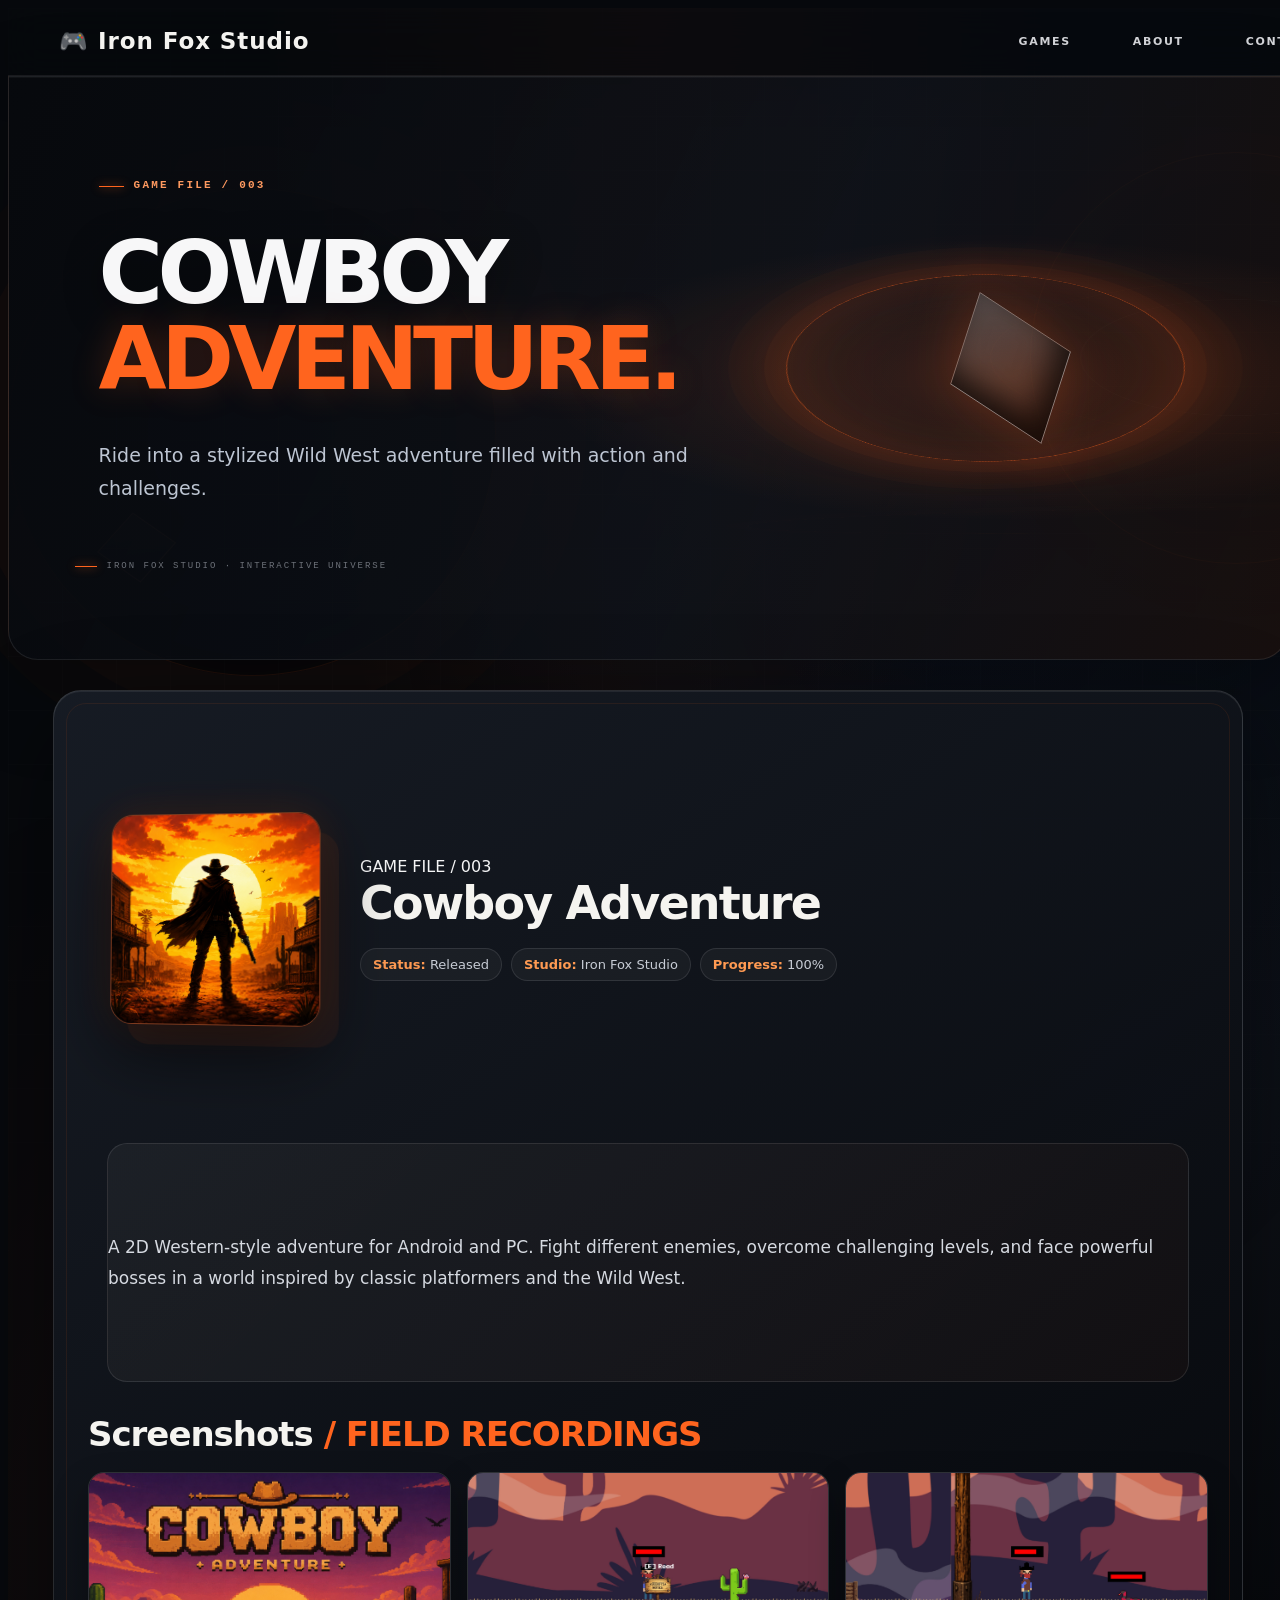
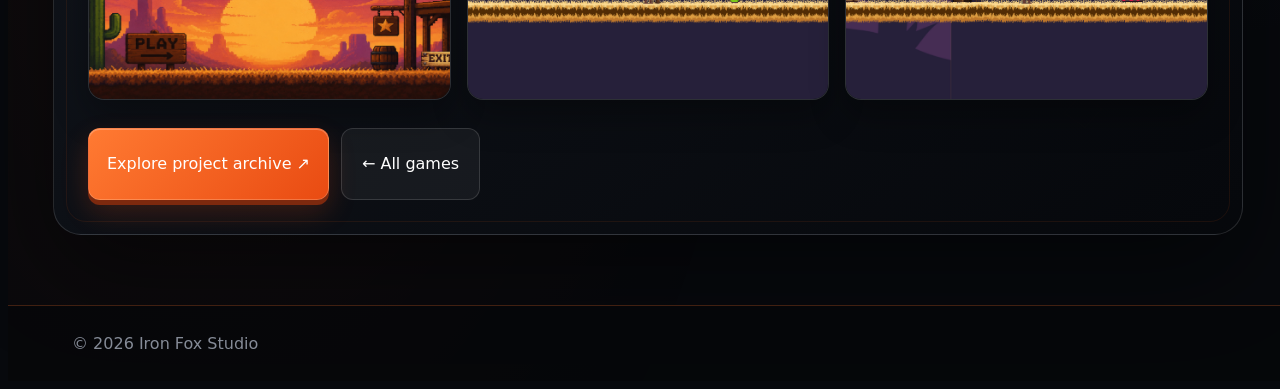
<file: Cowboy Adventure.html>
<!doctype html>
<html lang="en">
<head>
<meta charset="utf-8"><meta name="viewport" content="width=device-width, initial-scale=1">
<meta name="theme-color" content="#07090d"><meta name="description" content="Cowboy Adventure — a game by Iron Fox Studio.">
<title>Cowboy Adventure | Iron Fox Studio</title><link rel="icon" type="image/jpeg" href="Images/Logo.jpg">
<link rel="stylesheet" href="universe.css"><link rel="stylesheet" href="page-universe.css"><link rel="stylesheet" href="ironfox-3d-pages.css">
<style>
.if-game-detail{width:min(1120px,calc(100% - 40px));margin:20px auto 70px;padding:clamp(18px,3vw,34px);border:1px solid rgba(255,255,255,.12);border-radius:28px;background:linear-gradient(145deg,rgba(24,29,38,.94),rgba(8,10,14,.96));box-shadow:0 28px 90px rgba(0,0,0,.4);overflow:hidden}
.if-game-hero{display:grid;grid-template-columns:clamp(110px,18vw,210px) minmax(0,1fr);align-items:center;gap:clamp(18px,4vw,42px);margin-bottom:30px}
.if-game-icon{width:100%;aspect-ratio:1;object-fit:cover;border-radius:22px;border:1px solid rgba(255,100,30,.45);box-shadow:0 20px 55px rgba(0,0,0,.5),0 0 35px rgba(255,100,30,.12);transform:perspective(900px) rotateY(-5deg)}
.if-game-copy h2{font-size:clamp(28px,4vw,46px);margin:0 0 18px;letter-spacing:-.04em}.if-meta{display:flex;flex-wrap:wrap;gap:9px;margin:0;padding:0;list-style:none}.if-meta li{padding:8px 12px;border:1px solid rgba(255,255,255,.1);border-radius:999px;background:rgba(255,255,255,.04);color:#c7ccd5;font-size:13px}.if-meta strong{color:#ff9a52}
.if-game-description{padding:clamp(18px,3vw,28px);margin-bottom:28px;border:1px solid rgba(255,255,255,.1);border-radius:20px;background:linear-gradient(135deg,rgba(255,255,255,.045),rgba(255,100,30,.035));color:#d6dae1;line-height:1.8;font-size:17px}
.if-game-section-title{font-size:clamp(24px,3vw,34px);margin:32px 0 18px;letter-spacing:-.03em}.if-shot-grid{display:grid;grid-template-columns:repeat(3,minmax(0,1fr));gap:16px}.if-shot{padding:0;border:1px solid rgba(255,255,255,.12);border-radius:16px;overflow:hidden;background:#101319;cursor:zoom-in;transition:transform .3s,border-color .3s,box-shadow .3s}.if-shot:hover{transform:translateY(-5px) perspective(900px) rotateX(2deg);border-color:rgba(255,100,30,.55);box-shadow:0 18px 42px rgba(0,0,0,.4)}.if-shot img{display:block;width:100%;aspect-ratio:16/10;object-fit:cover}.if-game-actions{display:flex;flex-wrap:wrap;gap:12px;margin-top:28px}.if-game-actions a{display:inline-flex;align-items:center;justify-content:center;min-height:46px;padding:12px 20px;border-radius:12px;text-decoration:none}.if-game-back{border:1px solid rgba(255,255,255,.14);background:rgba(255,255,255,.05);color:#fff}.if-lightbox{display:none;position:fixed;inset:0;z-index:99999;background:rgba(2,3,5,.92);backdrop-filter:blur(12px);align-items:center;justify-content:center;padding:24px;cursor:zoom-out}.if-lightbox.open{display:flex}.if-lightbox img{max-width: min(1100px,95vw);max-height:85vh;object-fit:contain;border-radius:12px;box-shadow:0 30px 100px #000}.if-lightbox button{position:absolute;right:20px;top:18px;border:1px solid #555;background:#17191f;color:white;border-radius:50%;width:44px;height:44px;font-size:22px;cursor:pointer}
@media(max-width:700px){.if-game-detail{width:calc(100% - 24px);padding:16px;border-radius:20px}.if-game-hero{grid-template-columns:84px minmax(0,1fr);gap:14px}.if-game-icon{border-radius:15px;transform:none}.if-game-copy h2{font-size:25px;margin-bottom:10px}.if-meta{gap:6px}.if-meta li{font-size:11px;padding:6px 8px}.if-game-description{font-size:15px;padding:16px}.if-shot-grid{grid-template-columns:1fr}.if-shot img{aspect-ratio:16/10}}
</style></head>
<body>
<header><nav><a href="index.html" class="logo">🎮 Iron Fox Studio</a><div class="menu"><a href="HTMLPage2.html">Games</a><a href="About.html">About</a><a href="Contacts.html">Contacts</a></div></nav></header>
<main class="if-game-detail">
<section class="if-game-hero"><img class="if-game-icon" src="Images/IMG_7821.PNG" alt="Cowboy Adventure game artwork"><div class="if-game-copy"><span class="if-kicker">GAME FILE / 003</span><h2>Cowboy Adventure</h2><ul class="if-meta"><li><strong>Status:</strong> Released</li><li><strong>Studio:</strong> Iron Fox Studio</li><li><strong>Progress:</strong> 100%</li></ul></div></section>
<section class="if-game-description">A 2D Western-style adventure for Android and PC. Fight different enemies, overcome challenging levels, and face powerful bosses in a world inspired by classic platformers and the Wild West.</section>
<h2 class="if-game-section-title">Screenshots <span style="color:#ff641e">/ FIELD RECORDINGS</span></h2>
<div class="if-shot-grid"><button class="if-shot" type="button" aria-label="Open screenshot 1"><img src="Cowboy Adventure/1.jpg" alt="Cowboy Adventure gameplay screenshot 1" loading="lazy"></button>
<button class="if-shot" type="button" aria-label="Open screenshot 2"><img src="Cowboy Adventure/2.jpg" alt="Cowboy Adventure gameplay screenshot 2" loading="lazy"></button>
<button class="if-shot" type="button" aria-label="Open screenshot 3"><img src="Cowboy Adventure/3.jpg" alt="Cowboy Adventure gameplay screenshot 3" loading="lazy"></button></div>
<div class="if-game-actions"><a class="contact-btn" href="Our Projects.html#cowboy-adventure">Explore project archive ↗</a><a class="if-game-back" href="HTMLPage2.html">← All games</a></div>
</main><div class="if-lightbox" role="dialog" aria-modal="true" aria-label="Screenshot viewer"><button type="button" aria-label="Close screenshot">×</button><img alt="Enlarged game screenshot"></div>
<footer>© 2026 Iron Fox Studio</footer><script src="universe.js" defer></script><script src="page-universe.js" defer></script>
<script>document.addEventListener('DOMContentLoaded',()=>{const box=document.querySelector('.if-lightbox'),big=box.querySelector('img');document.querySelectorAll('.if-shot').forEach(btn=>btn.addEventListener('click',()=>{big.src=btn.querySelector('img').src;box.classList.add('open')}));const close=()=>box.classList.remove('open');box.addEventListener('click',e=>{if(e.target===box||e.target.tagName==='BUTTON')close()});document.addEventListener('keydown',e=>{if(e.key==='Escape')close()});document.querySelectorAll('header .menu a').forEach(a=>{if(a.textContent.trim()==='Games')a.setAttribute('aria-current','page')})});</script>
</body></html>
</file>
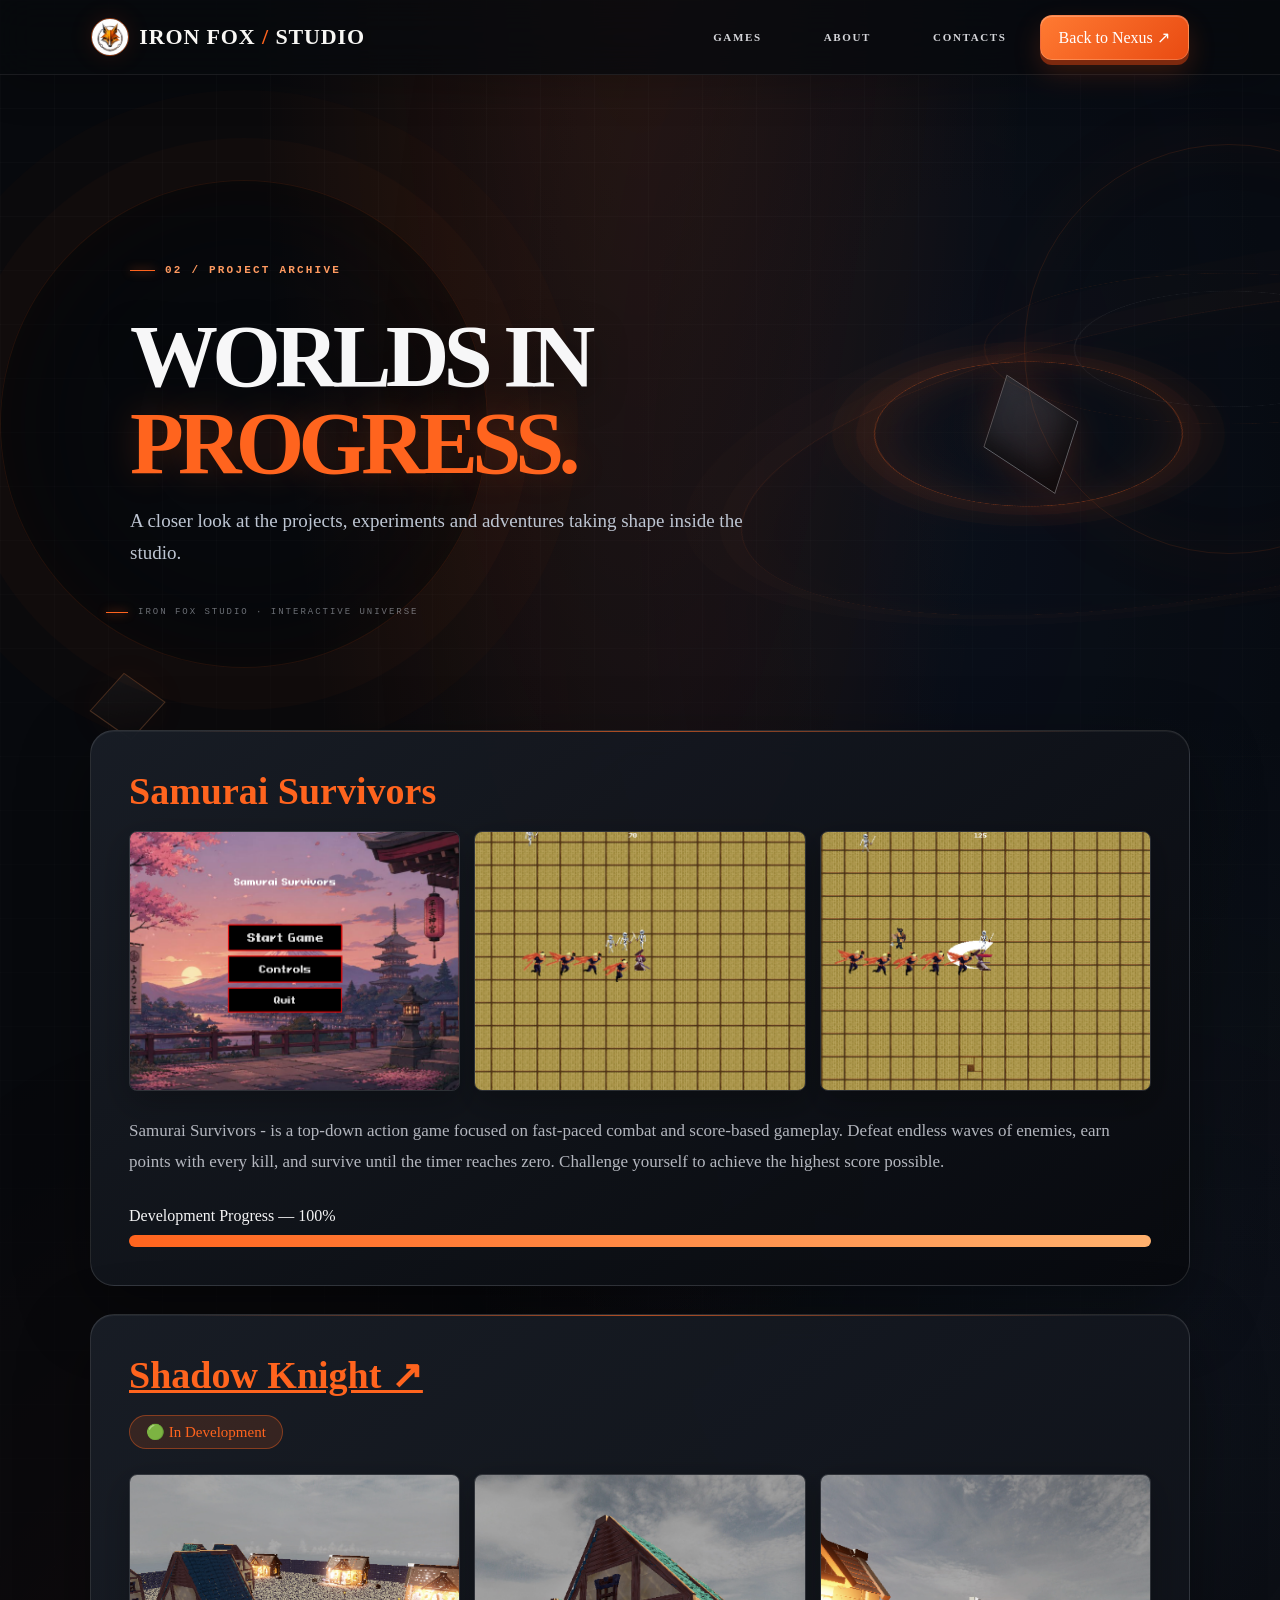
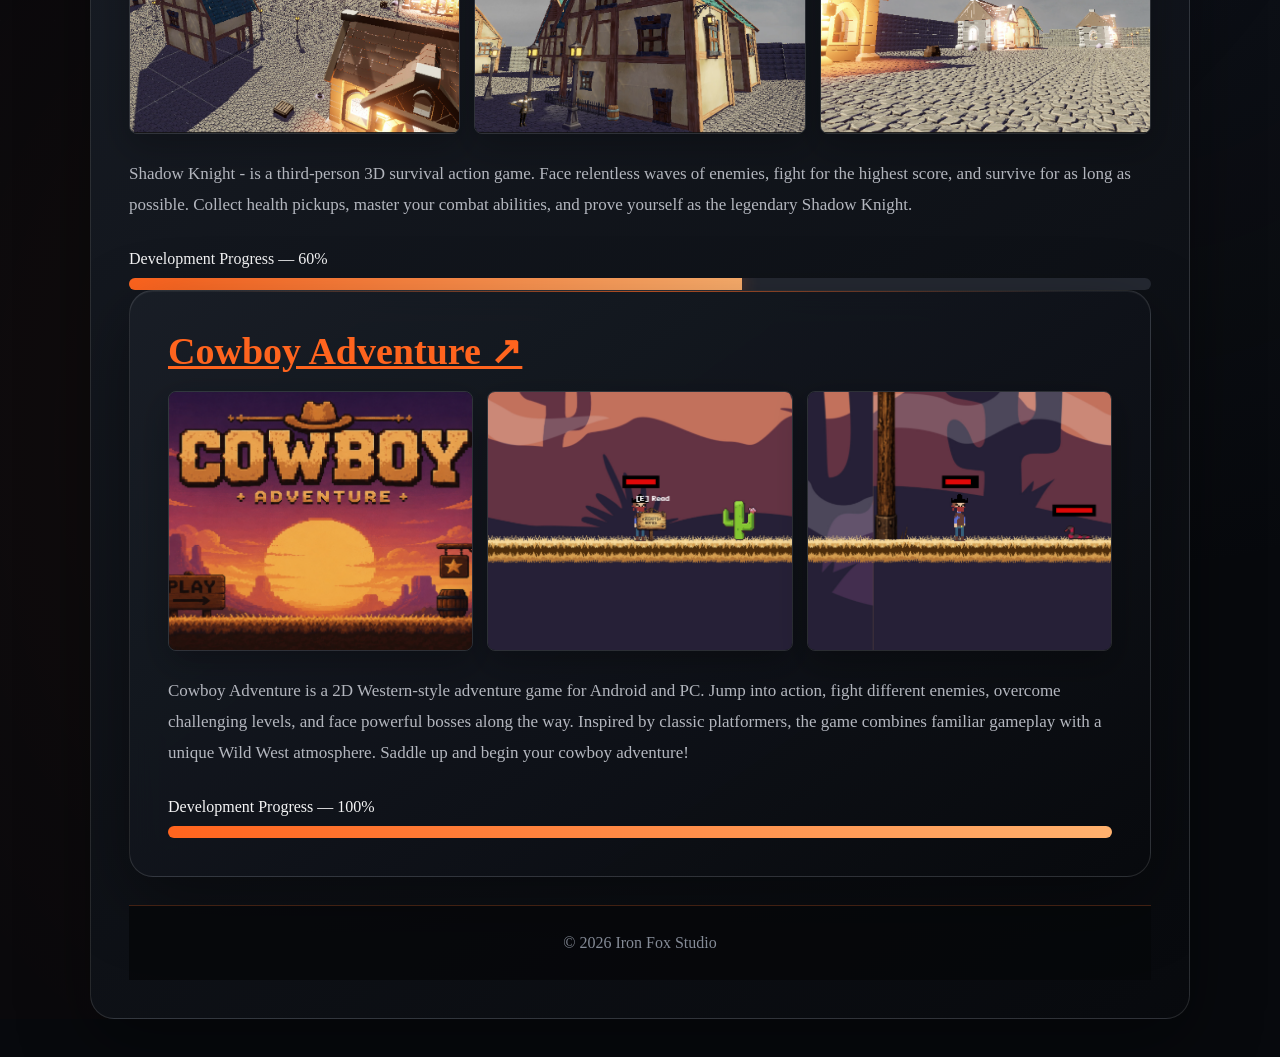
<file: Our Projects.html>
<!DOCTYPE html>
<html lang="en">

<head>
<meta charset="UTF-8">
<title>Our Projects | Iron Fox Studio</title>

<style>

*{
margin:0;
padding:0;
box-sizing:border-box;
font-family:Segoe UI;
}

body{

background:linear-gradient(180deg,#1b2838,#0f1923);
color:white;

}

header{

height:75px;
background:#171a21;

display:flex;
align-items:center;
justify-content:space-between;

padding:0 40px;

border-bottom:1px solid rgba(255,255,255,.08);

}

.logo{

font-size:30px;
font-weight:bold;
color:white;
text-decoration:none;

}

.back{

text-decoration:none;
color:white;

padding:12px 25px;

background:#6c4cff;

border-radius:8px;

transition:.25s;

}

.back:hover{

background:#8a72ff;

}

.hero{

text-align:center;

padding:70px 20px 40px;

}

.hero h1{

font-size:55px;

margin-bottom:15px;

}

.hero p{

font-size:20px;

color:#b8c2d0;

}

.timeline{

width:1100px;

margin:60px auto;

}

.project{

background:#1d2b3c;

border-radius:20px;

padding:30px;

margin-bottom:45px;

box-shadow:0 0 35px rgba(0,0,0,.35);

transition:.3s;

}

.project:hover{

transform:translateY(-5px);

box-shadow:0 0 45px rgba(108,76,255,.35);

}

.project h2{

font-size:34px;

margin-bottom:18px;

color:#74b9ff;

}

.status{

display:inline-block;

background:#6c4cff;

padding:7px 16px;

border-radius:20px;

margin-bottom:25px;

font-size:15px;

}

.gallery{

display:flex;

gap:20px;

margin-bottom:25px;

}

.gallery img{

width:32%;

height:220px;

object-fit:cover;

border-radius:15px;

transition:.25s;

cursor:pointer;

}

.gallery img:hover{

transform:scale(1.03);

}

.description{

font-size:20px;

line-height:30px;

color:#cdd5df;

}

.progress{

margin-top:30px;

}

.progress-title{

margin-bottom:10px;

}

.progress-bar{

height:12px;

background:#2d3f52;

border-radius:30px;

overflow:hidden;

}

.progress-fill{

width:35%;

height:100%;

background:#6c4cff;

}

footer{

text-align:center;

padding:50px;

color:#9ca5b3;

}

@media (max-width: 700px) {
html,
body {
    width: 100%;
    max-width: 100%;
    overflow-x: hidden;
}

/* HEADER */
header {
    width: 100%;
    height: auto;
    min-height: 65px;
    padding: 12px 15px;

    gap: 10px;
}

.logo {
    font-size: 22px;
}

.back {
    padding: 9px 15px;
    font-size: 14px;
}

/* HERO */
.hero {
    width: 100%;
    padding: 45px 15px 25px;
}

.hero h1 {
    font-size: 34px;
    line-height: 1.15;
    margin-bottom: 15px;
}

.hero p {
    font-size: 16px;
    line-height: 1.5;
}

/* TIMELINE */
.timeline {
    width: 100%;
    max-width: 100%;
    margin: 30px auto;
    padding: 0 15px;
}

/* PROJECT */
.project {
    width: 100%;
    padding: 20px 15px;
    margin-bottom: 25px;
    border-radius: 15px;
}

.project h2 {
    font-size: 25px;
    line-height: 1.2;
    margin-bottom: 15px;
}

.status {
    font-size: 13px;
    padding: 6px 13px;
    margin-bottom: 20px;
}

/* GALLERY */
.gallery {
    width: 100%;
    display: flex;
    flex-direction: column;
    gap: 15px;
    margin-bottom: 20px;
}

.gallery img {
    width: 100%;
    height: auto;
    max-height: 250px;
    object-fit: cover;
    border-radius: 12px;
}

/* DESCRIPTION */
.description {
    font-size: 16px;
    line-height: 1.6;
    color: #cdd5df;
}

/* PROGRESS */
.progress {
    margin-top: 25px;
}

.progress-title {
    font-size: 15px;
    margin-bottom: 8px;
}

.progress-bar {
    height: 10px;
}

/* FOOTER */
footer {
    padding: 30px 15px;
    font-size: 14px;
}
}

@media (max-width: 380px) {
header {
    padding: 10px 12px;
}

.logo {
    font-size: 20px;
}

.back {
    padding: 8px 12px;
    font-size: 13px;
}

.hero {
    padding: 35px 10px 20px;
}

.hero h1 {
    font-size: 29px;
}

.hero p {
    font-size: 15px;
}

.timeline {
    padding: 0 10px;
}

.project {
    padding: 18px 12px;
}

.project h2 {
    font-size: 22px;
}

.description {
    font-size: 15px;
}
}
</style>

<link rel="stylesheet" href="universe.css">
<link rel="stylesheet" href="page-universe.css">
	<link rel="stylesheet" href="ironfox-3d-pages.css">
</head>

<body>

<header>


<a href="index.html" class="back">
← Back
</a>

</header>

<section class="hero">

<h1>Our Projects</h1>

</section>

<div class="timeline">

<div class="project" id="samurai-survivors">

<h2>Samurai Survivors</h2>



<div class="gallery">

<img src="Survivors 2026-07-10 13-51-04-238.jpg">

<img src="Survivors 2026-07-10 14-04-12-858.jpg">

<img src="Survivors 2026-07-10 14-04-16-984.jpg">

</div>

<div class="description">

Samurai Survivors - is a top-down action game focused on fast-paced combat and score-based gameplay. 
Defeat endless waves of enemies, earn points with every kill, and survive until the timer reaches zero. 
Challenge yourself to achieve the highest score possible.

</div>

<div class="progress">

<div class="progress-title">

Development Progress — 100%

</div>

<div class="progress-bar">

<div class="progress-fill" style="width:100%;"></div>

</div>

</div>

</div>

<div class="project" id="shadow-knight">

<h2><a class="if-project-title-link" href="Shadow Knight.html">Shadow Knight ↗</a></h2>

<div class="status">
🟢 In Development
</div>

<div class="gallery">

<img src="Shadow/1.jpg">

<img src="Shadow/2.jpg">

<img src="Shadow/3.jpg">

</div>

<div class="description">

Shadow Knight - is a third-person 3D survival action game. 
Face relentless waves of enemies, fight for the highest score, 
and survive for as long as possible. Collect health pickups,
master your combat abilities, and prove yourself as the legendary Shadow Knight.

</div>

<div class="progress">

<div class="progress-title">

Development Progress — 60%

</div>

<div class="progress-bar">

<div class="progress-fill" style="width:60%;"></div>
<div class="description">

Samurai Survivors - is a top-down action game focused on fast-paced combat and score-based gameplay. 
Defeat endless waves of enemies, earn points with every kill, and survive until the timer reaches zero. 
Challenge yourself to achieve the highest score possible.

</div>

<div class="progress">

<div class="progress-title">

Development Progress — 100%

</div>

<div class="progress-bar">

<div class="progress-fill" style="width:100%;"></div>

</div>

</div>

</div>

<div class="project" id="cowboy-adventure">

<h2><a class="if-project-title-link" href="Cowboy Adventure.html">Cowboy Adventure ↗</a></h2>


<div class="gallery">

<img src="Cowboy Adventure/1.jpg">

<img src="Cowboy Adventure/2.jpg">

<img src="Cowboy Adventure/3.jpg">

</div>

<div class="description">
Cowboy Adventure is a 2D Western-style adventure game for Android and PC. 
Jump into action, fight different enemies, overcome challenging levels, 
and face powerful bosses along the way. 
Inspired by classic platformers, the game combines familiar gameplay with a 
unique Wild West atmosphere. Saddle up and begin your cowboy adventure!

</div>

<div class="progress">

<div class="progress-title">

Development Progress — 100%

</div>

<div class="progress-bar">

<div class="progress-fill" style="width:100%;"></div>


</div>

</div>

</div>

</div>

<footer>

© 2026 Iron Fox Studio

</footer>

<script src="universe.js" defer></script>
<script src="page-universe.js" defer></script>
</body>

</html>
</file>
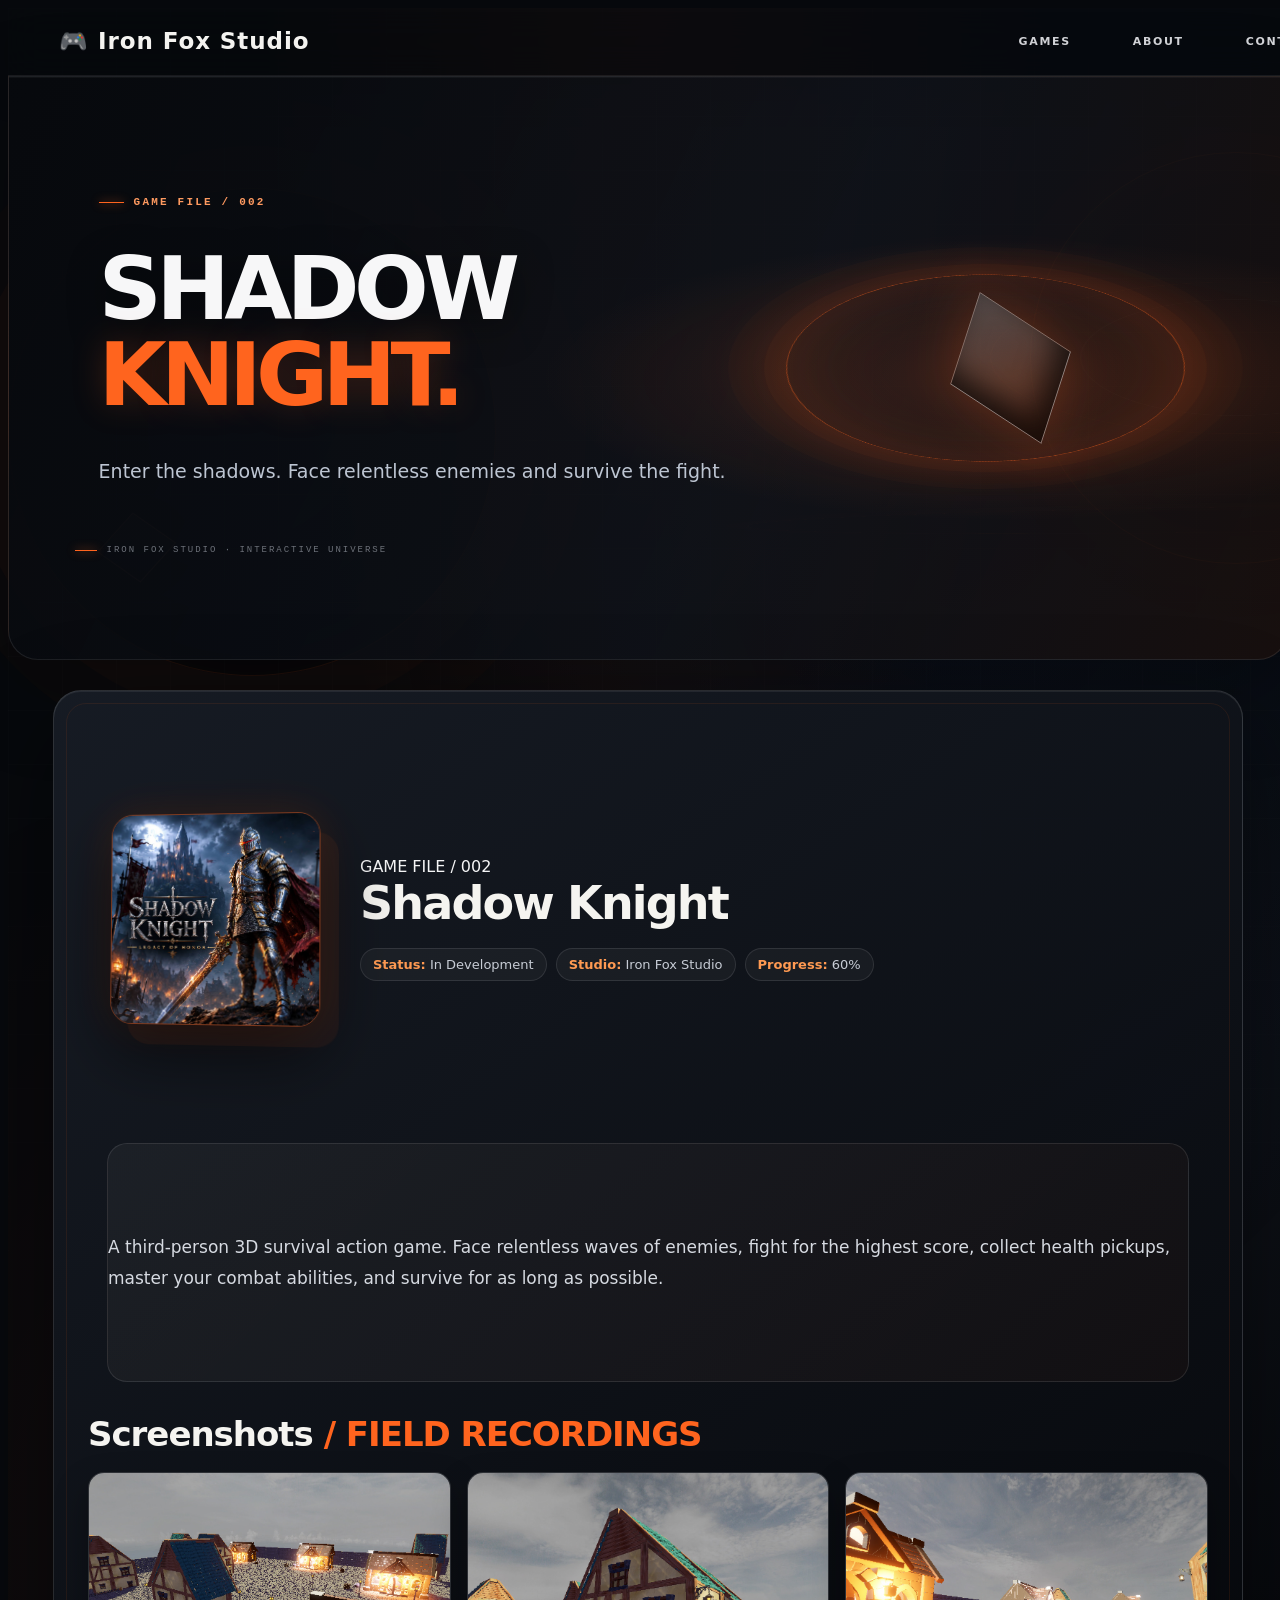
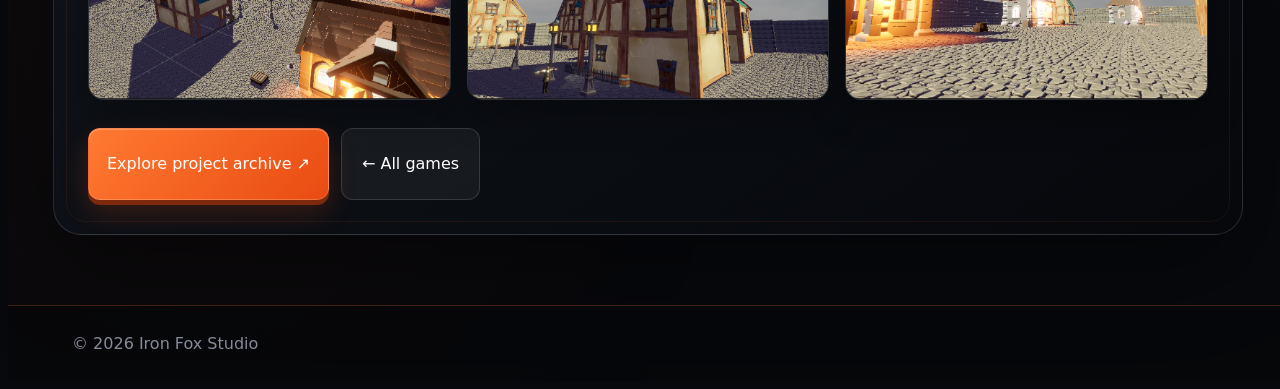
<file: Shadow Knight.html>
<!doctype html>
<html lang="en">
<head>
<meta charset="utf-8"><meta name="viewport" content="width=device-width, initial-scale=1">
<meta name="theme-color" content="#07090d"><meta name="description" content="Shadow Knight — a game by Iron Fox Studio.">
<title>Shadow Knight | Iron Fox Studio</title><link rel="icon" type="image/jpeg" href="Images/Logo.jpg">
<link rel="stylesheet" href="universe.css"><link rel="stylesheet" href="page-universe.css"><link rel="stylesheet" href="ironfox-3d-pages.css">
<style>
.if-game-detail{width:min(1120px,calc(100% - 40px));margin:20px auto 70px;padding:clamp(18px,3vw,34px);border:1px solid rgba(255,255,255,.12);border-radius:28px;background:linear-gradient(145deg,rgba(24,29,38,.94),rgba(8,10,14,.96));box-shadow:0 28px 90px rgba(0,0,0,.4);overflow:hidden}
.if-game-hero{display:grid;grid-template-columns:clamp(110px,18vw,210px) minmax(0,1fr);align-items:center;gap:clamp(18px,4vw,42px);margin-bottom:30px}
.if-game-icon{width:100%;aspect-ratio:1;object-fit:cover;border-radius:22px;border:1px solid rgba(255,100,30,.45);box-shadow:0 20px 55px rgba(0,0,0,.5),0 0 35px rgba(255,100,30,.12);transform:perspective(900px) rotateY(-5deg)}
.if-game-copy h2{font-size:clamp(28px,4vw,46px);margin:0 0 18px;letter-spacing:-.04em}.if-meta{display:flex;flex-wrap:wrap;gap:9px;margin:0;padding:0;list-style:none}.if-meta li{padding:8px 12px;border:1px solid rgba(255,255,255,.1);border-radius:999px;background:rgba(255,255,255,.04);color:#c7ccd5;font-size:13px}.if-meta strong{color:#ff9a52}
.if-game-description{padding:clamp(18px,3vw,28px);margin-bottom:28px;border:1px solid rgba(255,255,255,.1);border-radius:20px;background:linear-gradient(135deg,rgba(255,255,255,.045),rgba(255,100,30,.035));color:#d6dae1;line-height:1.8;font-size:17px}
.if-game-section-title{font-size:clamp(24px,3vw,34px);margin:32px 0 18px;letter-spacing:-.03em}.if-shot-grid{display:grid;grid-template-columns:repeat(3,minmax(0,1fr));gap:16px}.if-shot{padding:0;border:1px solid rgba(255,255,255,.12);border-radius:16px;overflow:hidden;background:#101319;cursor:zoom-in;transition:transform .3s,border-color .3s,box-shadow .3s}.if-shot:hover{transform:translateY(-5px) perspective(900px) rotateX(2deg);border-color:rgba(255,100,30,.55);box-shadow:0 18px 42px rgba(0,0,0,.4)}.if-shot img{display:block;width:100%;aspect-ratio:16/10;object-fit:cover}.if-game-actions{display:flex;flex-wrap:wrap;gap:12px;margin-top:28px}.if-game-actions a{display:inline-flex;align-items:center;justify-content:center;min-height:46px;padding:12px 20px;border-radius:12px;text-decoration:none}.if-game-back{border:1px solid rgba(255,255,255,.14);background:rgba(255,255,255,.05);color:#fff}.if-lightbox{display:none;position:fixed;inset:0;z-index:99999;background:rgba(2,3,5,.92);backdrop-filter:blur(12px);align-items:center;justify-content:center;padding:24px;cursor:zoom-out}.if-lightbox.open{display:flex}.if-lightbox img{max-width: min(1100px,95vw);max-height:85vh;object-fit:contain;border-radius:12px;box-shadow:0 30px 100px #000}.if-lightbox button{position:absolute;right:20px;top:18px;border:1px solid #555;background:#17191f;color:white;border-radius:50%;width:44px;height:44px;font-size:22px;cursor:pointer}
@media(max-width:700px){.if-game-detail{width:calc(100% - 24px);padding:16px;border-radius:20px}.if-game-hero{grid-template-columns:84px minmax(0,1fr);gap:14px}.if-game-icon{border-radius:15px;transform:none}.if-game-copy h2{font-size:25px;margin-bottom:10px}.if-meta{gap:6px}.if-meta li{font-size:11px;padding:6px 8px}.if-game-description{font-size:15px;padding:16px}.if-shot-grid{grid-template-columns:1fr}.if-shot img{aspect-ratio:16/10}}
</style></head>
<body>
<header><nav><a href="index.html" class="logo">🎮 Iron Fox Studio</a><div class="menu"><a href="HTMLPage2.html">Games</a><a href="About.html">About</a><a href="Contacts.html">Contacts</a></div></nav></header>
<main class="if-game-detail">
<section class="if-game-hero"><img class="if-game-icon" src="Images/Shadow Knight.jpg" alt="Shadow Knight game artwork"><div class="if-game-copy"><span class="if-kicker">GAME FILE / 002</span><h2>Shadow Knight</h2><ul class="if-meta"><li><strong>Status:</strong> In Development</li><li><strong>Studio:</strong> Iron Fox Studio</li><li><strong>Progress:</strong> 60%</li></ul></div></section>
<section class="if-game-description">A third-person 3D survival action game. Face relentless waves of enemies, fight for the highest score, collect health pickups, master your combat abilities, and survive for as long as possible.</section>
<h2 class="if-game-section-title">Screenshots <span style="color:#ff641e">/ FIELD RECORDINGS</span></h2>
<div class="if-shot-grid"><button class="if-shot" type="button" aria-label="Open screenshot 1"><img src="Shadow/1.jpg" alt="Shadow Knight gameplay screenshot 1" loading="lazy"></button>
<button class="if-shot" type="button" aria-label="Open screenshot 2"><img src="Shadow/2.jpg" alt="Shadow Knight gameplay screenshot 2" loading="lazy"></button>
<button class="if-shot" type="button" aria-label="Open screenshot 3"><img src="Shadow/3.jpg" alt="Shadow Knight gameplay screenshot 3" loading="lazy"></button></div>
<div class="if-game-actions"><a class="contact-btn" href="Our Projects.html#shadow-knight">Explore project archive ↗</a><a class="if-game-back" href="HTMLPage2.html">← All games</a></div>
</main><div class="if-lightbox" role="dialog" aria-modal="true" aria-label="Screenshot viewer"><button type="button" aria-label="Close screenshot">×</button><img alt="Enlarged game screenshot"></div>
<footer>© 2026 Iron Fox Studio</footer><script src="universe.js" defer></script><script src="page-universe.js" defer></script>
<script>document.addEventListener('DOMContentLoaded',()=>{const box=document.querySelector('.if-lightbox'),big=box.querySelector('img');document.querySelectorAll('.if-shot').forEach(btn=>btn.addEventListener('click',()=>{big.src=btn.querySelector('img').src;box.classList.add('open')}));const close=()=>box.classList.remove('open');box.addEventListener('click',e=>{if(e.target===box||e.target.tagName==='BUTTON')close()});document.addEventListener('keydown',e=>{if(e.key==='Escape')close()});document.querySelectorAll('header .menu a').forEach(a=>{if(a.textContent.trim()==='Games')a.setAttribute('aria-current','page')})});</script>
</body></html>
</file>
<file: universe.css>
/* IRON FOX UNIVERSE — shared visual system */
:root{
 --if-bg:#08090c;--if-panel:rgba(20,22,28,.78);--if-panel-strong:#13161c;
 --if-orange:#ff641e;--if-orange-hot:#ff8a42;--if-text:#f4f3ef;--if-muted:#a5a8b0;
 --if-line:rgba(255,255,255,.12);--if-glow:rgba(255,91,28,.22);
}
html{scroll-behavior:smooth;background:var(--if-bg)}
body{background:radial-gradient(ellipse at 75% 5%,rgba(255,91,28,.10),transparent 34%),radial-gradient(ellipse at 12% 42%,rgba(74,91,119,.10),transparent 35%),#08090c!important;color:var(--if-text)!important;font-family:Inter,ui-sans-serif,system-ui,-apple-system,"Segoe UI",sans-serif!important;position:relative;isolation:isolate}
body::before{content:"";position:fixed;inset:0;z-index:-2;pointer-events:none;background-image:linear-gradient(rgba(255,255,255,.025) 1px,transparent 1px),linear-gradient(90deg,rgba(255,255,255,.025) 1px,transparent 1px);background-size:56px 56px;mask-image:linear-gradient(to bottom,black,transparent 88%)}
body::after{content:"";position:fixed;inset:0;z-index:-1;pointer-events:none;background:radial-gradient(ellipse at center,transparent 30%,rgba(0,0,0,.45) 100%)}
a{color:inherit}
header,.site-header{background:rgba(8,9,12,.78)!important;backdrop-filter:blur(22px);border-bottom:1px solid var(--if-line)!important;box-shadow:0 12px 45px rgba(0,0,0,.15)}
header{position:sticky!important;top:0;z-index:50}
header nav{width:min(1280px,100%);max-width:1280px!important;margin:auto!important;display:flex;align-items:center;justify-content:space-between;gap:24px;padding:14px clamp(18px,4vw,56px)!important}
.logo,.brand{color:#f8f7f4!important;text-decoration:none!important;font-size:clamp(17px,2vw,23px)!important;letter-spacing:.08em;font-weight:800!important;display:flex;align-items:center;gap:12px}
.logo img,.brand img{border-radius:50%;border:1px solid rgba(255,100,30,.55);box-shadow:0 0 24px rgba(255,100,30,.13)}
.menu,.nav-links{display:flex;align-items:center;gap:clamp(14px,2.5vw,32px);margin-left:auto!important}
.menu a,.nav-links a{color:#d5d6da!important;text-decoration:none!important;text-transform:uppercase;font-size:11px!important;font-weight:750;letter-spacing:.15em;padding:10px 0;position:relative;transition:color .22s,transform .22s}
.menu a::after,.nav-links a:not(.nav-cta)::after{content:"";position:absolute;left:0;right:100%;bottom:2px;height:2px;background:var(--if-orange);transition:right .25s}
.menu a:hover,.nav-links a:hover{color:#fff!important;transform:translateY(-1px)}
.menu a:hover::after,.nav-links a:not(.nav-cta):hover::after{right:0}
.profile-box button,.nav-cta,.button,.btn,.contact-btn,.back,.download-btn,.saveBtn{background:linear-gradient(135deg,#ff762d,#e74710)!important;color:#fff!important;border:1px solid rgba(255,176,119,.45)!important;border-radius:4px!important;padding:12px 18px!important;text-decoration:none!important;box-shadow:0 8px 28px rgba(255,83,23,.17);transition:transform .22s,box-shadow .22s,filter .22s;cursor:pointer}
.profile-box button:hover,.nav-cta:hover,.button:hover,.btn:hover,.contact-btn:hover,.back:hover,.download-btn:hover,.saveBtn:hover{transform:translateY(-2px);box-shadow:0 12px 34px rgba(255,83,23,.28);filter:brightness(1.08)}
.profile-menu{background:#11141a!important;border:1px solid var(--if-line)!important;border-radius:10px;box-shadow:0 20px 70px #000!important}
.profile-menu a{color:#eee!important}
section,.hero,.games,.about,.contacts,.download{position:relative}
body:not(:has(.site-header)) main>section:not(.hero){width:min(1180px,calc(100% - 40px));margin-inline:auto;padding:clamp(44px,7vw,88px) 0}
body:not(:has(.site-header)) .hero{max-width:1180px!important;padding:clamp(58px,8vw,110px) 24px!important}
.hero h1,.hero h2,.games h1,.about h2,.contacts h2,.section-heading h2{letter-spacing:-.055em;text-wrap:balance}
h1,h2,h3{color:#f5f4f0}
p{line-height:1.75}
.eyebrow{color:#c5c6cb!important;letter-spacing:.22em!important}
.eyebrow span{background:var(--if-orange)!important}
.hero h1 em,.section-heading h2 em,.contact-cta h2 em{color:var(--if-orange)!important;font-style:normal;text-shadow:0 0 35px rgba(255,91,28,.17)}
.hero-grid{opacity:.65}
.hero-glow{filter:blur(10px)}
#fox-canvas{filter:drop-shadow(0 25px 45px rgba(255,83,23,.14))}
.project-grid,.games-grid,.cards{gap:22px!important}
.project-card,.game-card,.card,.project,.contact-card,.capability-grid article{
 background:linear-gradient(145deg,rgba(28,31,38,.92),rgba(12,14,18,.92))!important;
 border:1px solid var(--if-line)!important;border-radius:12px!important;overflow:hidden;
 box-shadow:0 18px 50px rgba(0,0,0,.24),inset 0 1px rgba(255,255,255,.035)!important;
 transition:transform .35s cubic-bezier(.2,.7,.2,1),border-color .3s,box-shadow .3s!important;
}
.project-card:hover,.game-card:hover,.card:hover,.project:hover,.contact-card:hover,.capability-grid article:hover{transform:translateY(-6px)!important;border-color:rgba(255,100,30,.52)!important;box-shadow:0 24px 65px rgba(0,0,0,.35),0 0 32px rgba(255,91,28,.09)!important}
.project-card img,.game-card img,.card img,.gallery img,.about-image{filter:saturate(.88) contrast(1.05);transition:transform .55s,filter .4s}
.project-card:hover img,.game-card:hover img,.card:hover img,.gallery img:hover{transform:scale(1.035);filter:saturate(1.08) contrast(1.07)}
.project-overlay{background:linear-gradient(180deg,transparent 25%,rgba(5,6,8,.9))!important}
.project-number,.cap-num,.status{color:var(--if-orange)!important}
.section-wrap{width:min(1240px,calc(100% - 48px));margin-inline:auto}
.section-heading{margin-bottom:28px}
.section-heading h2{font-size:clamp(42px,6vw,76px)!important}
.studio-band{background:linear-gradient(120deg,rgba(255,100,30,.10),rgba(20,22,28,.8))!important;border:1px solid var(--if-line);border-radius:14px;padding:clamp(25px,5vw,58px)!important}
.studio-mark{color:var(--if-orange)!important}
.capability-grid article{padding:28px!important}
.contact-cta{margin:30px auto!important;width:min(1240px,calc(100% - 48px));border:1px solid var(--if-line);border-radius:16px;background:radial-gradient(ellipse at 75% 50%,rgba(255,100,30,.13),transparent 45%),linear-gradient(135deg,#15171c,#090a0d)!important}
.contact-cta h2{font-size:clamp(40px,7vw,90px)!important}
footer{background:rgba(6,7,9,.78)!important;border-top:1px solid var(--if-line)!important;color:#999da6!important;padding:28px clamp(20px,5vw,70px)!important}
footer a{color:#eee!important}
.games-container,.timeline{width:min(1180px,calc(100% - 40px))!important;margin:38px auto!important}
.games-grid{display:grid!important;grid-template-columns:repeat(auto-fit,minmax(min(100%,260px),1fr))!important}
.game-card{padding:0 0 22px!important}
.game-card img{width:100%;height:260px;object-fit:cover;display:block}
.game-card h3,.game-card p{margin:16px 20px 0!important}
.game-card h3{font-size:22px!important}
.game-card p,.description,.about p{color:#b4b7bf!important}
.about{width:min(1080px,calc(100% - 40px));margin:0 auto;padding:clamp(55px,8vw,100px) 0!important;text-align:center}
.about-image{width:min(100%,850px);max-height:480px;object-fit:cover;border-radius:12px;border:1px solid var(--if-line);box-shadow:0 25px 80px rgba(0,0,0,.35),0 0 55px rgba(255,100,30,.07);margin-bottom:36px}
.about h2{font-size:clamp(22px,3.1vw,36px)!important;line-height:1.55!important;font-weight:500;max-width:900px;margin:0 auto}
.contacts{width:min(1100px,calc(100% - 40px));margin:0 auto;padding:clamp(58px,8vw,100px) 0!important;text-align:center}
.contacts>h2,.games-container>h2{font-size:clamp(40px,6vw,68px)!important;margin-bottom:34px!important}
.contact-container{display:grid;grid-template-columns:repeat(2,minmax(0,1fr));gap:22px;max-width:850px;margin:auto}
.contact-card{padding:clamp(24px,4vw,40px)!important}
.contact-card h3{font-size:23px;margin-bottom:12px}
.contact-card p{color:#b4b7bf;margin-bottom:22px;overflow-wrap:anywhere}
.project{padding:clamp(20px,4vw,38px)!important;margin-bottom:28px!important}
.project h2{color:#ff8a42!important;font-size:clamp(25px,4vw,38px)!important}
.gallery{display:grid!important;grid-template-columns:repeat(3,minmax(0,1fr));gap:14px!important}
.gallery img{width:100%!important;height:clamp(130px,22vw,260px)!important;object-fit:cover;border:1px solid var(--if-line);border-radius:8px!important}
.description{font-size:17px!important;line-height:1.8!important}
.progress-bar{background:#282a30!important}
.progress-fill{background:linear-gradient(90deg,#e84913,#ff9a4d)!important;box-shadow:0 0 20px rgba(255,100,30,.4)}
.download{text-align:center;padding:20px 20px 70px!important}
.download-btn{display:inline-block}
button:focus-visible,a:focus-visible{outline:2px solid #ff9a4d!important;outline-offset:4px}
.universe-atmosphere{position:fixed;inset:0;pointer-events:none;z-index:-1;overflow:hidden}
.universe-orb{position:absolute;width:32vw;height:32vw;min-width:240px;min-height:240px;border-radius:50%;right:-12vw;top:16vh;border:1px solid rgba(255,100,30,.12);box-shadow:inset 0 0 70px rgba(255,100,30,.035),0 0 90px rgba(255,100,30,.04);animation:if-orbit 28s linear infinite}
.universe-orb::before,.universe-orb::after{content:"";position:absolute;inset:12%;border:1px solid rgba(255,255,255,.07);border-radius:50%;transform:rotateX(68deg) rotateZ(28deg)}
.universe-orb::after{inset:-10%;transform:rotateX(72deg) rotateZ(-22deg);border-color:rgba(255,100,30,.09)}
@keyframes if-orbit{to{transform:rotate(360deg)}}
@media(max-width:760px){
 header nav{padding:12px 16px!important;gap:10px}
 .logo{font-size:16px!important;letter-spacing:.02em}
 .menu{gap:12px;flex-wrap:wrap;justify-content:flex-end}
 .menu a{font-size:9px!important;letter-spacing:.08em;padding:8px 0}
 .profile-box button{padding:9px 11px!important;font-size:11px}
 .contact-container{grid-template-columns:1fr}
 .gallery{grid-template-columns:1fr!important}
 .gallery img{height:auto!important;max-height:300px}
 .games-container,.timeline{width:calc(100% - 28px)!important}
 .project-grid,.games-grid{grid-template-columns:1fr!important}
 .project-card,.project-card:last-child{min-height:320px!important}
 .section-wrap{width:calc(100% - 32px)}
 .studio-band,.contact-cta{width:calc(100% - 28px)!important}
 .universe-orb{width:65vw;height:65vw;right:-30vw;top:22vh}
}
@media(max-width:480px){
 header nav{flex-wrap:wrap}
 .logo{font-size:15px!important}
 .menu{width:100%;order:3;justify-content:space-between;margin:0!important}
 .profile-box{margin-left:auto}
 .hero-copy{width:100%!important;padding:62px 22px 78px!important}
 .hero h1{font-size:clamp(54px,15vw,76px)!important}
 .hero-side-note{display:none}
 .service-strip{flex-wrap:wrap;gap:10px!important}
 .service-strip span{font-size:8px!important}
 .project-card{min-height:330px!important}
 .contact-cta h2{font-size:clamp(38px,11vw,58px)!important}
}
@media(prefers-reduced-motion:reduce){html{scroll-behavior:auto}*,*::before,*::after{animation-duration:.01ms!important;animation-iteration-count:1!important;transition-duration:.01ms!important}}

.game-card-link{display:block;color:inherit!important;text-decoration:none!important}
.game-card-link h3{color:#f5f4f0!important}
.game-card-link p{color:#b4b7bf!important}
header .universe-nav{width:100%;}
@media(max-width:760px){header .universe-nav{flex-wrap:wrap}.universe-nav .menu{flex:1;justify-content:center}}

/* Mobile-first finishing pass: safe spacing, readable headings, touch targets and lighter 3D decoration. */
html { -webkit-text-size-adjust: 100%; }
body { width: 100%; max-width: 100%; overflow-x: clip; }
img, video, canvas, svg { max-width: 100%; }
button, a { -webkit-tap-highlight-color: transparent; }
a, button, input, select, textarea { touch-action: manipulation; }
:focus-visible { outline: 2px solid var(--orange, #ff5a1f); outline-offset: 3px; }

@media (max-width: 760px) {
  .site-header, header { max-width: 100%; }
  .nav-links { max-width: 100vw; }
  .section-heading { min-width: 0; }
  .section-heading h1, .section-heading h2, .hero h1,
  .page-hero h1, .universe-hero h1, .if-hero h1 {
    overflow-wrap: anywhere;
    hyphens: auto;
  }
  .project-grid, .capability-grid, .game-grid, .cards-grid {
    grid-template-columns: minmax(0, 1fr) !important;
  }
  .project-card, .project-card:last-child {
    grid-column: auto !important;
    min-width: 0;
  }
  .button, .nav-cta, .round-arrow, .menu-toggle {
    min-height: 44px;
  }
  .hero-actions { max-width: 100%; }
  .hero-actions > * { max-width: 100%; }
  .section-wrap, main, .page-content { min-width: 0; }
  .if-3d-ambient, .portal-ring, .portal-orbit { pointer-events: none; }
}
@media (max-width: 480px) {
  .site-header { padding-left: 14px; padding-right: 14px; }
  .brand { gap: 8px; letter-spacing: .14em; }
  .brand small { letter-spacing: .28em; }
  .section-wrap { padding-left: 16px; padding-right: 16px; }
  .section-heading h1, .section-heading h2 { font-size: clamp(2.25rem, 12vw, 3.6rem); }
  .project-card, .project-card:last-child { min-height: 330px; }
  .project-info { padding: 18px; }
  .project-info h3 { font-size: clamp(1.8rem, 9vw, 2.3rem); }
  .project-info p { max-width: 100%; }
  footer { padding-left: 16px; padding-right: 16px; overflow-wrap: anywhere; }
  .nav-links { padding-left: 16px; padding-right: 16px; }
}
@media (hover: none) and (pointer: coarse) {
  .project-card:hover img, .button:hover { transform: none; }
}
@media (max-width: 760px), (prefers-reduced-motion: reduce) {
  .if-3d-ambient { opacity: .55; }
}
@media (prefers-reduced-motion: reduce) {
  *, *::before, *::after { scroll-behavior: auto !important; animation-duration: .01ms !important; animation-iteration-count: 1 !important; }
}

/* CINEMATIC GAME HUB — tactile controls, dimensional panels and portal travel */
:root {
  --if-depth-shadow: 0 18px 0 rgba(0,0,0,.28), 0 24px 55px rgba(0,0,0,.34);
  --if-hub-cyan: #70cfff;
}
.site-header { transform: translateZ(0); }
.nav-links a, .menu a, .button, .nav-cta, .back, .project-card,
.game-card, .contact-btn, .download-btn, .saveBtn, .profile-box button {
  transform-style: preserve-3d;
  transition: transform .22s cubic-bezier(.2,.8,.2,1), box-shadow .22s, border-color .22s, filter .22s;
}
.nav-links a:not(.nav-cta), .menu a {
  padding: 12px 14px !important;
  border: 1px solid transparent;
  border-radius: 7px;
}
.nav-links a:not(.nav-cta):hover, .menu a:hover {
  border-color: rgba(112,207,255,.28);
  background: linear-gradient(145deg,rgba(112,207,255,.10),rgba(255,100,30,.07));
  box-shadow: inset 0 1px rgba(255,255,255,.12), 0 7px 20px rgba(0,0,0,.22);
  transform: translateY(-3px) perspective(500px) rotateX(3deg);
}
.nav-cta, .button, .btn, .contact-btn, .back, .download-btn, .saveBtn {
  position: relative;
  overflow: hidden;
  box-shadow: inset 0 1px rgba(255,255,255,.24), 0 5px 0 #7d290e, 0 12px 28px rgba(255,83,23,.20) !important;
}
.nav-cta::before, .button::before, .btn::before, .contact-btn::before, .back::before,
.download-btn::before, .saveBtn::before {
  content: "";
  position: absolute;
  inset: 0;
  background: linear-gradient(115deg,transparent 20%,rgba(255,255,255,.25) 48%,transparent 72%);
  transform: translateX(-130%);
  transition: transform .55s ease;
  pointer-events: none;
}
.nav-cta:hover::before, .button:hover::before, .btn:hover::before, .contact-btn:hover::before,
.back:hover::before, .download-btn:hover::before, .saveBtn:hover::before { transform: translateX(130%); }
.nav-cta:active, .button:active, .btn:active, .contact-btn:active, .back:active,
.download-btn:active, .saveBtn:active, .if-game-pressed {
  transform: translateY(4px) scale(.985) !important;
  box-shadow: inset 0 3px 9px rgba(0,0,0,.32), 0 1px 0 #7d290e, 0 4px 12px rgba(255,83,23,.18) !important;
}
.project-card, .game-card, .card, .contact-card {
  box-shadow: inset 0 1px rgba(255,255,255,.06), 0 15px 38px rgba(0,0,0,.24);
}
.project-card:hover, .game-card:hover, .card:hover, .contact-card:hover {
  border-color: rgba(255,100,30,.55) !important;
  box-shadow: inset 0 1px rgba(255,255,255,.12), 0 20px 55px rgba(255,83,23,.13);
}
.if-portal-transition {
  position: fixed !important;
  z-index: 99999 !important;
  inset: 0 !important;
  display: grid !important;
  place-items: center !important;
  overflow: hidden !important;
  background:
    radial-gradient(circle at center,rgba(255,100,30,.10),transparent 24%),
    radial-gradient(circle at center,#080b14 0%,#030407 72%) !important;
  opacity: 0;
  visibility: hidden;
  clip-path: circle(0 at var(--if-portal-x,50%) var(--if-portal-y,50%));
  transition: clip-path .58s cubic-bezier(.7,0,.2,1), opacity .18s, visibility .18s;
  pointer-events: none;
}
.if-portal-transition::before, .if-portal-transition::after {
  content: "";
  position: absolute;
  left: var(--if-portal-x,50%); top: var(--if-portal-y,50%);
  width: min(76vw,650px); aspect-ratio: 1;
  border: 1px solid rgba(255,100,30,.9);
  border-radius: 50%;
  transform: translate(-50%,-50%) rotateX(62deg) scale(.35);
  box-shadow: 0 0 25px rgba(255,100,30,.5), inset 0 0 35px rgba(255,100,30,.15);
}
.if-portal-transition::after {
  width: min(57vw,480px);
  border-color: rgba(112,207,255,.65);
  transform: translate(-50%,-50%) rotateX(62deg) rotate(35deg) scale(.35);
  box-shadow: 0 0 28px rgba(112,207,255,.22), inset 0 0 25px rgba(112,207,255,.08);
}
.if-portal-transition.is-active {
  opacity: 1; visibility: visible; clip-path: circle(150% at var(--if-portal-x,50%) var(--if-portal-y,50%));
}
.if-portal-transition.is-active::before { animation: if-portal-spin .75s ease-out both; }
.if-portal-transition.is-active::after { animation: if-portal-spin-reverse .85s ease-out both; }
.if-portal-transition-label {
  position: relative; z-index: 1; margin-top: min(35vh,260px);
  color: #f6e8de; font-size: 10px; font-weight: 800; letter-spacing: .24em;
  text-transform: uppercase; text-align: center; text-shadow: 0 0 24px rgba(255,100,30,.6);
}
.if-hub-pulse {
  position: fixed; z-index: 9998; width: 12px; height: 12px; border-radius: 50%;
  pointer-events: none; border: 1px solid rgba(255,126,65,.9);
  box-shadow: 0 0 18px rgba(255,100,30,.7);
  transform: translate(-50%,-50%) scale(.2); animation: if-hub-pulse .48s ease-out forwards;
}
@keyframes if-portal-spin { to { transform:translate(-50%,-50%) rotateX(62deg) rotate(145deg) scale(1.15); opacity:0; } }
@keyframes if-portal-spin-reverse { to { transform:translate(-50%,-50%) rotateX(62deg) rotate(-125deg) scale(1.3); opacity:0; } }
@keyframes if-hub-pulse { to { transform:translate(-50%,-50%) scale(8); opacity:0; } }
@media (max-width:760px) {
  .nav-links a, .menu a { min-height:44px; display:flex; align-items:center; }
  .if-portal-transition::before { width:min(115vw,540px); }
  .if-portal-transition::after { width:min(90vw,410px); }
  .if-portal-transition-label { font-size:9px; letter-spacing:.15em; padding:0 18px; }
}
@media (prefers-reduced-motion:reduce) {
  .nav-links a, .menu a, .button, .nav-cta, .back, .project-card { transition:none !important; }
  .if-portal-transition, .if-portal-transition::before, .if-portal-transition::after { animation:none !important; transition:none !important; }
}

/* NEXUS HUB — home screen conceived as a cinematic game-world selector */
.nexus-hero {
  min-height: min(900px, calc(100svh - 76px)) !important;
  min-height: max(760px, calc(100svh - 76px)) !important;
  max-width: none !important; width: 100% !important;
  margin: 0 !important; padding: clamp(58px,7vh,92px) clamp(18px,5.5vw,88px) 76px !important;
  display: grid !important; grid-template-columns: minmax(0, .9fr) minmax(440px,1.1fr);
  grid-template-rows: auto 1fr auto; align-items: center; gap: 24px;
  overflow: hidden; isolation: isolate;
  background: radial-gradient(ellipse at 72% 48%,rgba(255,92,28,.13),transparent 32%),
              radial-gradient(ellipse at 65% 50%,rgba(42,115,185,.16),transparent 47%),
              linear-gradient(125deg,#070a11 0%,#0a1020 52%,#08090e 100%);
}
.nexus-stars { position:absolute; inset:0; z-index:-2; pointer-events:none; opacity:.65;
  background-image:radial-gradient(circle,rgba(255,255,255,.8) 1px,transparent 1.6px),radial-gradient(circle,rgba(104,189,255,.65) 1px,transparent 1.8px);
  background-size:83px 83px,137px 137px;background-position:0 0,37px 59px;
  mask-image:linear-gradient(90deg,transparent,black 25%,black 95%); }
.nexus-grid { position:absolute; z-index:-1; width:100%;height:55%;bottom:-13%;left:0;pointer-events:none;
  background-image:linear-gradient(rgba(85,157,217,.13) 1px,transparent 1px),linear-gradient(90deg,rgba(85,157,217,.13) 1px,transparent 1px);
  background-size:44px 44px;transform:perspective(380px) rotateX(62deg) scale(1.5);transform-origin:bottom center;
  mask-image:linear-gradient(transparent,black 50%,transparent); }
.nexus-copy { grid-column:1; grid-row:1 / 3; z-index:3; max-width:640px; align-self:center; }
.nexus-copy .eyebrow {font-size:10px!important;letter-spacing:.22em!important;color:#aebed0!important}
.nexus-copy h1 {font-size:clamp(3.6rem,7.5vw,7.6rem)!important;line-height:.88!important;letter-spacing:-.075em!important;margin:28px 0!important}
.nexus-copy h1 em {font-style:normal;color:#ff6b2b!important;text-shadow:0 0 48px rgba(255,93,31,.3)}
.nexus-copy .hero-sub {color:#b9c5d4!important;font-size:clamp(15px,1.4vw,19px);line-height:1.7}
.nexus-portal {position:absolute;left:61%;top:45%;width:min(43vw,570px);aspect-ratio:1;border-radius:50%;transform:translate(-50%,-50%) rotateX(64deg) rotateZ(-16deg);
  border:1px solid rgba(95,185,255,.35);box-shadow:0 0 70px rgba(38,139,230,.13),inset 0 0 60px rgba(38,139,230,.08);pointer-events:none;z-index:0}
.nexus-portal::before,.nexus-portal::after,.nexus-portal span,.nexus-portal i {content:"";position:absolute;inset:7%;border-radius:50%;border:2px solid rgba(255,105,44,.65);box-shadow:0 0 24px rgba(255,96,37,.24),inset 0 0 24px rgba(255,96,37,.12)}
.nexus-portal::after {inset:15%;border-color:rgba(115,201,255,.6);border-width:1px}
.nexus-portal span {inset:23%;border-style:dashed;border-width:1px;border-color:rgba(255,255,255,.4)}
.nexus-portal i {inset:32%;border-width:1px;border-color:rgba(255,104,39,.55)}
.nexus-orbit {position:absolute;left:61%;top:45%;width:min(53vw,700px);height:min(19vw,245px);border:1px solid rgba(255,116,55,.2);border-radius:50%;transform:translate(-50%,-50%) rotate(-25deg);pointer-events:none;z-index:0}
.nexus-orbit-two {width:min(48vw,630px);height:min(25vw,320px);transform:translate(-50%,-50%) rotate(31deg);border-color:rgba(94,179,255,.22)}
.nexus-hero #fox-canvas {position:absolute;z-index:1;left:35%;top:9%;width:48%;height:62%;pointer-events:none;opacity:.9}
.nexus-destinations {grid-column:2;grid-row:1 / 3;z-index:4;align-self:center;display:grid;grid-template-columns:repeat(3,minmax(0,1fr));gap:clamp(9px,1.2vw,18px);padding-top:200px}
.nexus-destination {position:relative;min-height:200px;padding:17px 15px 18px!important;display:flex;flex-direction:column;align-items:flex-start;justify-content:flex-end;gap:8px;overflow:hidden;text-decoration:none!important;color:#f4f6fb!important;
  border:1px solid rgba(139,190,232,.28);border-radius:9px;background:linear-gradient(145deg,rgba(22,38,59,.83),rgba(7,12,23,.91));backdrop-filter:blur(14px);
  box-shadow:inset 0 1px rgba(255,255,255,.1),0 15px 38px rgba(0,0,0,.28);transform:perspective(700px) rotateY(-4deg) translateZ(0);
  transition:transform .28s cubic-bezier(.2,.8,.2,1),border-color .28s,box-shadow .28s,background .28s}
.nexus-destination::before {content:"";position:absolute;inset:0;background:linear-gradient(125deg,transparent 25%,rgba(255,255,255,.1) 48%,transparent 70%);transform:translateX(-130%);transition:transform .6s;pointer-events:none}
.nexus-destination::after {content:"";position:absolute;left:0;right:0;bottom:0;height:3px;background:linear-gradient(90deg,#ff641e,#71cfff);transform:scaleX(.1);transform-origin:left;transition:transform .28s}
.nexus-destination:hover {transform:perspective(700px) rotateY(0) translateY(-9px) scale(1.025);border-color:rgba(255,116,56,.72);box-shadow:inset 0 1px rgba(255,255,255,.16),0 25px 55px rgba(0,0,0,.4),0 0 28px rgba(255,100,30,.12);background:linear-gradient(145deg,rgba(37,48,65,.94),rgba(10,14,24,.96))}
.nexus-destination:hover::before {transform:translateX(130%)}
.nexus-destination:hover::after {transform:scaleX(1)}
.nexus-destination:active {transform:perspective(700px) translateY(3px) scale(.98);box-shadow:inset 0 4px 14px rgba(0,0,0,.4)}
.nexus-destination-index {position:absolute;top:15px;left:14px;font-size:8px;letter-spacing:.13em;color:#9eafc2}
.nexus-destination-icon {font-size:30px;color:#ff8a48;text-shadow:0 0 24px rgba(255,99,32,.65);margin-bottom:5px}
.nexus-destination-title {font-size:clamp(14px,1.45vw,20px);font-weight:850;letter-spacing:.08em}
.nexus-destination-sub {font-size:10px;color:#aebdce;line-height:1.5}
.nexus-destination-arrow {position:absolute;right:13px;bottom:15px;color:#7dcfff;font-size:18px;transition:transform .25s}
.nexus-destination:hover .nexus-destination-arrow {transform:translate(3px,-3px)}
.nexus-bottomline {position:absolute;left:clamp(18px,5.5vw,88px);right:clamp(18px,5.5vw,88px);bottom:25px;display:flex;justify-content:space-between;gap:15px;color:#8494a7;font-size:8px;letter-spacing:.16em}
.nexus-bottomline span:first-child {color:#8fe1c0}.nexus-bottomline i {display:inline-block;width:6px;height:6px;border-radius:50%;background:#62e5a5;box-shadow:0 0 12px #62e5a5;margin-right:8px}
.nexus-hero .hero-side-note {z-index:3;right:24px;top:25%;color:rgba(219,229,240,.55)}
.nexus-hero .scroll-note {z-index:3;bottom:57px}
@media(max-width:1000px) {
 .nexus-hero {grid-template-columns:1fr;grid-template-rows:auto auto;min-height:auto!important;padding-top:70px!important;padding-bottom:90px!important;gap:30px}
 .nexus-copy {grid-column:1;grid-row:1;max-width:700px}
 .nexus-copy h1 {font-size:clamp(3.8rem,11vw,7rem)!important}
 .nexus-portal {left:73%;top:27%;width:65vw;opacity:.7}
 .nexus-orbit {left:73%;top:27%;width:75vw}
 .nexus-hero #fox-canvas {left:42%;top:4%;width:53%;height:42%;opacity:.55}
 .nexus-destinations {grid-column:1;grid-row:2;padding-top:0;max-width:820px;width:100%;margin-inline:auto}
 .nexus-destination {min-height:180px}
}
@media(max-width:600px) {
 .nexus-hero {padding:54px 17px 88px!important;gap:26px}
 .nexus-copy h1 {font-size:clamp(3.35rem,16vw,5.4rem)!important;margin:23px 0!important}
 .nexus-copy .eyebrow {font-size:8px!important;letter-spacing:.12em!important}
 .nexus-copy .hero-sub {font-size:14px}
 .nexus-portal {left:80%;top:25%;width:90vw;opacity:.48}
 .nexus-orbit {left:80%;top:25%;width:95vw;opacity:.65}
 .nexus-hero #fox-canvas {left:44%;top:3%;width:57%;height:34%;opacity:.35}
 .nexus-destinations {grid-template-columns:1fr;gap:10px}
 .nexus-destination {min-height:102px;padding:18px 18px 16px 68px!important;justify-content:center;transform:none}
 .nexus-destination-index {top:12px;left:68px;font-size:7px}
 .nexus-destination-icon {position:absolute;left:18px;top:36px;font-size:27px}
 .nexus-destination-title {font-size:16px}
 .nexus-destination-sub {font-size:10px}
 .nexus-destination-arrow {right:18px;bottom:37px}
 .nexus-bottomline {bottom:18px;font-size:7px;letter-spacing:.08em}
 .nexus-bottomline span:last-child {display:none}
 .nexus-hero .hero-side-note {display:none}
 .nexus-hero .scroll-note {display:none}
}
@media(prefers-reduced-motion:reduce) {
 .nexus-destination,.nexus-destination::before,.nexus-destination::after {transition:none!important}
}
</file>
<file: page-universe.css>
/* Iron Fox Universe — page-specific 3D design layer */
:root{--if-orange:#ff641e;--if-amber:#ff9a52;--if-void:#07090d;--if-panel:rgba(18,22,29,.78);--if-line:rgba(255,112,48,.24)}
html{background:var(--if-void);scroll-behavior:smooth}body{position:relative;isolation:isolate;overflow-x:hidden;background:radial-gradient(ellipse at 50% -15%,rgba(255,100,30,.16),transparent 44%),radial-gradient(ellipse at 90% 55%,rgba(65,76,100,.13),transparent 36%),#07090d!important;color:#f5f5f6!important}body:before{content:"";position:fixed;inset:0;z-index:-2;pointer-events:none;background-image:linear-gradient(rgba(255,255,255,.018) 1px,transparent 1px),linear-gradient(90deg,rgba(255,255,255,.018) 1px,transparent 1px);background-size:54px 54px;mask-image:linear-gradient(to bottom,black,transparent 85%)}body:after{content:"";position:fixed;z-index:-1;pointer-events:none;width:38vw;height:38vw;min-width:280px;min-height:280px;right:-13vw;top:20vh;border:1px solid rgba(255,100,30,.12);border-radius:50%;box-shadow:0 0 0 42px rgba(255,100,30,.025),0 0 0 90px rgba(255,100,30,.018),inset 0 0 90px rgba(255,100,30,.035);animation:if-orbit 42s linear infinite}
@keyframes if-orbit{to{transform:rotate(360deg)}}
header{background:rgba(7,9,13,.78)!important;backdrop-filter:blur(18px);-webkit-backdrop-filter:blur(18px);border-bottom:1px solid rgba(255,255,255,.08)!important;box-shadow:0 12px 40px rgba(0,0,0,.2)}header nav{max-width:1320px!important;gap:18px}header .logo,.logo,.brand{letter-spacing:.04em}header .menu a,nav .menu a{position:relative;transition:color .25s ease,text-shadow .25s ease}header .menu a:hover,nav .menu a:hover{color:var(--if-orange)!important;text-shadow:0 0 18px rgba(255,100,30,.4)}header .menu a:after,nav .menu a:after{content:"";position:absolute;left:0;right:100%;bottom:-8px;height:2px;background:var(--if-orange);transition:right .25s ease}header .menu a:hover:after,nav .menu a:hover:after{right:0}
.hero,.games-container,.about,.contacts,.timeline,.game-page,.profile-page{position:relative;z-index:1}.hero{padding-top:clamp(70px,10vw,140px)!important;padding-bottom:clamp(50px,8vw,100px)!important}.hero h1,.hero h2,.section-heading h2,.games-container h2,.contacts h2,.about h2{letter-spacing:-.045em;text-wrap:balance}.hero h1 em,.hero h2 em,.section-heading em{color:var(--if-orange);font-style:normal;text-shadow:0 0 34px rgba(255,100,30,.15)}
.games{padding:clamp(30px,6vw,82px) 0!important}.games-container,.project,.contact-card,.profile-panel,.game-card,.card{background:linear-gradient(145deg,rgba(31,35,43,.9),rgba(11,13,18,.9))!important;border:1px solid rgba(255,255,255,.1)!important;box-shadow:0 20px 70px rgba(0,0,0,.28),inset 0 1px rgba(255,255,255,.045)!important;backdrop-filter:blur(14px)}.games-container{max-width:1240px!important;width:min(92%,1240px)!important;border-radius:26px!important;padding:clamp(18px,4vw,48px)!important;position:relative;overflow:hidden}.games-container:before,.project:before,.contact-card:before{content:"";position:absolute;top:0;left:8%;right:8%;height:1px;background:linear-gradient(90deg,transparent,rgba(255,100,30,.65),transparent)}.games-grid{display:grid!important;grid-template-columns:repeat(3,minmax(0,1fr));gap:clamp(14px,2.2vw,28px)!important}.game-card{display:block!important;position:relative;width:auto!important;min-width:0;border-radius:20px!important;overflow:hidden;text-decoration:none;color:#fff!important;transform-style:preserve-3d;transition:transform .35s ease,border-color .35s ease,box-shadow .35s ease!important}.game-card:hover{transform:translateY(-8px) perspective(900px) rotateX(2deg)!important;border-color:rgba(255,100,30,.55)!important;box-shadow:0 24px 60px rgba(0,0,0,.5),0 0 35px rgba(255,100,30,.09)!important}.game-card img{display:block;width:100%;height:clamp(160px,20vw,270px);object-fit:cover;transition:transform .6s ease,filter .4s ease;filter:saturate(.86)}.game-card:hover img{transform:scale(1.045);filter:saturate(1.08)}.game-card h3{padding:18px 18px 4px;color:#fff!important;font-size:clamp(18px,2vw,23px)}.game-card p{padding:0 18px 20px;color:#aeb4c0!important}.game-card-link:focus-visible,a:focus-visible,button:focus-visible{outline:2px solid var(--if-orange);outline-offset:4px}
.about,.contacts{max-width:1180px!important;width:calc(100% - 40px);margin:clamp(32px,6vw,90px) auto!important;padding:clamp(22px,5vw,64px)!important;border:1px solid rgba(255,255,255,.1);border-radius:28px;background:linear-gradient(145deg,rgba(22,26,33,.88),rgba(8,10,14,.8))!important;box-shadow:0 25px 90px rgba(0,0,0,.28),inset 0 1px rgba(255,255,255,.04);overflow:hidden}.about{display:grid;grid-template-columns:minmax(0,1fr) minmax(0,1fr);align-items:center;gap:clamp(24px,5vw,70px)}.about-image{width:100%;max-height:540px;object-fit:cover;border-radius:20px;border:1px solid rgba(255,100,30,.25);box-shadow:0 20px 70px rgba(0,0,0,.4);transform:perspective(1000px) rotateY(-3deg);transition:transform .5s ease}.about-image:hover{transform:perspective(1000px) rotateY(0) translateY(-4px)}.about h2{font-size:clamp(20px,2.4vw,32px)!important;line-height:1.55!important;font-weight:500}.contacts h2{text-align:center;font-size:clamp(36px,6vw,66px)!important;margin-bottom:clamp(24px,4vw,48px)!important}.contact-container{display:grid;grid-template-columns:repeat(2,minmax(0,1fr));gap:22px}.contact-card{position:relative;padding:clamp(22px,4vw,38px)!important;border-radius:20px!important;overflow:hidden;transition:transform .3s ease,border-color .3s ease}.contact-card:hover{transform:translateY(-5px);border-color:rgba(255,100,30,.45)!important}.contact-card h3{font-size:23px;margin-bottom:14px}.contact-card p{color:#b7bdc8;margin-bottom:22px;overflow-wrap:anywhere}.contact-btn,.btn,.back,.button{background:linear-gradient(135deg,#ff7a32,#e94b12)!important;color:#fff!important;border:1px solid rgba(255,255,255,.16)!important;border-radius:12px!important;box-shadow:0 8px 28px rgba(255,86,25,.16);transition:transform .25s ease,filter .25s ease,box-shadow .25s ease}.contact-btn:hover,.btn:hover,.back:hover,.button:hover{transform:translateY(-2px);filter:brightness(1.08);box-shadow:0 12px 34px rgba(255,86,25,.25)}
.timeline{width:min(1100px,calc(100% - 36px))!important}.project{position:relative;overflow:hidden;border-radius:24px!important;padding:clamp(20px,4vw,38px)!important}.project h2{color:var(--if-orange)!important}.gallery img{border:1px solid rgba(255,255,255,.12);box-shadow:0 12px 34px rgba(0,0,0,.24)}.status{background:rgba(255,100,30,.14)!important;border:1px solid rgba(255,100,30,.4);color:#ffb184}.progress-bar{background:#252932!important}.progress-fill{background:linear-gradient(90deg,#ff641e,#ffb16e)!important;box-shadow:0 0 18px rgba(255,100,30,.4)}footer{position:relative;z-index:1;border-top:1px solid rgba(255,255,255,.08);background:rgba(5,7,10,.45);color:#858b97!important}footer a{color:var(--if-orange)}
/* Project details and account pages */.game-page,.profile-page{width:min(1180px,calc(100% - 36px));margin:36px auto}.game-page h1,.profile-page h1{letter-spacing:-.05em}.download,.profile-panel{border-radius:24px!important}.download-btn{background:linear-gradient(135deg,#ff7a32,#e94b12)!important;border-radius:12px!important}
.if-page-intro{position:relative;z-index:1;max-width:1180px;margin:clamp(44px,8vw,100px) auto 12px;padding:0 24px}.if-page-intro .if-kicker{display:inline-flex;align-items:center;gap:10px;color:#ff9a69;font:700 11px/1.4 ui-monospace,monospace;letter-spacing:.2em;text-transform:uppercase}.if-page-intro .if-kicker:before{content:"";width:26px;height:1px;background:var(--if-orange)}.if-page-intro h1{font-size:clamp(44px,8vw,100px);line-height:.98;letter-spacing:-.065em;margin:18px 0;color:#f7f7f8}.if-page-intro h1 span{color:var(--if-orange);text-shadow:0 0 35px rgba(255,100,30,.18)}.if-page-intro p{max-width:620px;color:#aeb4c0;font-size:clamp(15px,1.6vw,19px);line-height:1.7}.if-scene-tag{position:absolute;right:24px;top:15px;color:rgba(255,255,255,.35);font:10px ui-monospace,monospace;letter-spacing:.18em}
@media(max-width:760px){body:after{width:75vw;height:75vw;right:-35vw;top:32vh}.games-grid{grid-template-columns:1fr!important}.game-card img{height:clamp(190px,58vw,330px)}.about{grid-template-columns:1fr!important}.about-image{max-height:340px;transform:none}.contact-container{grid-template-columns:1fr}.if-page-intro{margin-top:48px}.if-scene-tag{display:none}header nav{flex-wrap:wrap;padding:12px 16px!important}header .menu,nav .menu{margin-left:0!important;gap:14px!important;flex-wrap:wrap;justify-content:center}header .logo,.logo{font-size:20px!important}.games-container{width:calc(100% - 24px)!important;padding:16px!important}.project .gallery{flex-wrap:wrap}.project .gallery img{width:100%;height:220px}.contacts,.about{width:calc(100% - 24px);padding:22px!important;border-radius:20px!important}}
@media(prefers-reduced-motion:reduce){*,*:before,*:after{scroll-behavior:auto!important;animation-duration:.01ms!important;animation-iteration-count:1!important;transition-duration:.01ms!important}}

/* Mobile-first finishing pass: safe spacing, readable headings, touch targets and lighter 3D decoration. */
html { -webkit-text-size-adjust: 100%; }
body { width: 100%; max-width: 100%; overflow-x: clip; }
img, video, canvas, svg { max-width: 100%; }
button, a { -webkit-tap-highlight-color: transparent; }
a, button, input, select, textarea { touch-action: manipulation; }
:focus-visible { outline: 2px solid var(--orange, #ff5a1f); outline-offset: 3px; }

@media (max-width: 760px) {
  .site-header, header { max-width: 100%; }
  .nav-links { max-width: 100vw; }
  .section-heading { min-width: 0; }
  .section-heading h1, .section-heading h2, .hero h1,
  .page-hero h1, .universe-hero h1, .if-hero h1 {
    overflow-wrap: anywhere;
    hyphens: auto;
  }
  .project-grid, .capability-grid, .game-grid, .cards-grid {
    grid-template-columns: minmax(0, 1fr) !important;
  }
  .project-card, .project-card:last-child {
    grid-column: auto !important;
    min-width: 0;
  }
  .button, .nav-cta, .round-arrow, .menu-toggle {
    min-height: 44px;
  }
  .hero-actions { max-width: 100%; }
  .hero-actions > * { max-width: 100%; }
  .section-wrap, main, .page-content { min-width: 0; }
  .if-3d-ambient, .portal-ring, .portal-orbit { pointer-events: none; }
}
@media (max-width: 480px) {
  .site-header { padding-left: 14px; padding-right: 14px; }
  .brand { gap: 8px; letter-spacing: .14em; }
  .brand small { letter-spacing: .28em; }
  .section-wrap { padding-left: 16px; padding-right: 16px; }
  .section-heading h1, .section-heading h2 { font-size: clamp(2.25rem, 12vw, 3.6rem); }
  .project-card, .project-card:last-child { min-height: 330px; }
  .project-info { padding: 18px; }
  .project-info h3 { font-size: clamp(1.8rem, 9vw, 2.3rem); }
  .project-info p { max-width: 100%; }
  footer { padding-left: 16px; padding-right: 16px; overflow-wrap: anywhere; }
  .nav-links { padding-left: 16px; padding-right: 16px; }
}
@media (hover: none) and (pointer: coarse) {
  .project-card:hover img, .button:hover { transform: none; }
}
@media (max-width: 760px), (prefers-reduced-motion: reduce) {
  .if-3d-ambient { opacity: .55; }
}
@media (prefers-reduced-motion: reduce) {
  *, *::before, *::after { scroll-behavior: auto !important; animation-duration: .01ms !important; animation-iteration-count: 1 !important; }
}
</file>
<file: ironfox-3d-pages.css>
/* IRON FOX UNIVERSE — 3D page pass v2 */
:root{--if-orange:#ff641e;--if-hot:#ff9a52;--if-black:#07090d;--if-glass:rgba(16,20,27,.78)}
body.if-universe-page{perspective:1200px}
.if-page-intro{isolation:isolate;min-height:clamp(220px,28vw,360px);display:flex;flex-direction:column;justify-content:center;overflow:hidden}
.if-page-intro:before{content:"";position:absolute;z-index:-1;right:4%;top:50%;width:clamp(170px,24vw,330px);aspect-ratio:1;border-radius:50%;border:1px solid rgba(255,100,30,.42);box-shadow:0 0 0 18px rgba(255,100,30,.035),0 0 0 42px rgba(255,100,30,.025),inset 0 0 70px rgba(255,100,30,.12),0 0 70px rgba(255,100,30,.12);transform:translateY(-50%) rotateX(62deg) rotateZ(-20deg);animation:if-ring-turn 26s linear infinite;pointer-events:none}
.if-page-intro:after{content:"";position:absolute;z-index:-1;right:clamp(70px,12vw,180px);top:50%;width:clamp(54px,7vw,100px);aspect-ratio:1;border:1px solid rgba(255,255,255,.24);background:linear-gradient(135deg,rgba(255,255,255,.14),rgba(255,100,30,.08));box-shadow:inset -12px -12px 28px rgba(0,0,0,.55),0 0 45px rgba(255,100,30,.18);transform:translateY(-50%) rotateX(25deg) rotateY(35deg) rotateZ(18deg);animation:if-cube-float 6s ease-in-out infinite;pointer-events:none}
@keyframes if-ring-turn{to{transform:translateY(-50%) rotateX(62deg) rotateZ(340deg)}}
@keyframes if-cube-float{0%,100%{margin-top:-4px;transform:translateY(-50%) rotateX(25deg) rotateY(35deg) rotateZ(18deg)}50%{margin-top:10px;transform:translateY(-50%) rotateX(35deg) rotateY(15deg) rotateZ(32deg)}}
.if-page-intro h1,.if-page-intro p,.if-page-intro .if-kicker{position:relative;z-index:2;max-width:min(760px,75%)}
/* True centered, responsive game detail layout. Overrides legacy inline-page CSS. */
body.if-page-samurai .game-page{width:min(1120px,calc(100% - 40px))!important;max-width:1120px!important;margin:28px auto 64px!important;padding:clamp(18px,3vw,34px)!important;box-sizing:border-box!important;border:1px solid rgba(255,255,255,.12);border-radius:28px;background:linear-gradient(145deg,rgba(24,29,38,.92),rgba(8,10,14,.94));box-shadow:0 28px 90px rgba(0,0,0,.36),inset 0 1px rgba(255,255,255,.06);overflow:hidden}
body.if-page-samurai .game-info{display:grid!important;grid-template-columns:clamp(120px,18vw,220px) minmax(0,1fr)!important;align-items:center!important;gap:clamp(20px,4vw,44px)!important;width:100%!important;max-width:none!important;margin:0 0 28px!important;padding:0!important;box-sizing:border-box!important}
body.if-page-samurai .game-icon{width:100%!important;height:auto!important;aspect-ratio:1;object-fit:cover;border-radius:22px!important;border:1px solid rgba(255,100,30,.4);box-shadow:0 20px 55px rgba(0,0,0,.45),0 0 35px rgba(255,100,30,.12);transform:perspective(900px) rotateY(-5deg);}
body.if-page-samurai .game-info .info{min-width:0!important}
body.if-page-samurai .game-info h1{font-size:clamp(30px,5vw,60px)!important;line-height:1.04;letter-spacing:-.05em;margin:0 0 20px!important;color:#fff}
body.if-page-samurai .game-info .info p{margin:9px 0!important;color:#c4cad4;line-height:1.5;overflow-wrap:anywhere}
body.if-page-samurai .description-box{width:100%!important;max-width:none!important;margin:0 0 28px!important;padding:clamp(18px,3vw,30px)!important;box-sizing:border-box!important;border:1px solid rgba(255,255,255,.1);border-radius:20px!important;background:linear-gradient(135deg,rgba(255,255,255,.045),rgba(255,100,30,.035))!important;color:#d6dae1;line-height:1.75!important}
body.if-page-samurai .description-box h2{font-size:clamp(16px,1.8vw,20px)!important;line-height:1.7!important;font-weight:400!important;margin:0!important}
body.if-page-samurai .download{width:100%!important;margin:24px 0!important;text-align:left!important}
body.if-page-samurai .download-btn{display:inline-flex!important;align-items:center;justify-content:center;min-height:50px;padding:14px 24px!important;max-width:100%;box-sizing:border-box;background:linear-gradient(135deg,#ff7a32,#e94b12)!important;border:1px solid rgba(255,255,255,.18);border-radius:13px!important;box-shadow:0 12px 32px rgba(255,86,25,.2);font-weight:700;text-decoration:none}
body.if-page-samurai .screenshots{display:grid!important;grid-template-columns:repeat(2,minmax(0,1fr))!important;gap:clamp(12px,2vw,22px)!important;width:100%!important;margin:28px 0 0!important;padding:0!important;box-sizing:border-box!important;align-items:stretch!important}
body.if-page-samurai .screenshots img{display:block;width:100%!important;max-width:100%!important;height:auto!important;aspect-ratio:16/9;object-fit:cover;border-radius:16px!important;border:1px solid rgba(255,255,255,.13);box-shadow:0 16px 40px rgba(0,0,0,.28);transition:transform .3s,border-color .3s,box-shadow .3s}
body.if-page-samurai .screenshots img:hover{transform:perspective(900px) rotateX(2deg) translateY(-4px)!important;border-color:rgba(255,100,30,.55);box-shadow:0 20px 45px rgba(0,0,0,.4),0 0 25px rgba(255,100,30,.08)}
body.if-page-samurai #lightbox{left:0!important;width:100%!important;box-sizing:border-box;padding:18px}
body.if-page-samurai #lightbox img{object-fit:contain}
/* Shared 3D depth for cards and page panels */
.game-card,.project,.contact-card,.about-image,.games-container,.contacts,.about{transform-style:preserve-3d}
.project{border-color:rgba(255,255,255,.12)!important;background:linear-gradient(145deg,rgba(25,30,39,.94),rgba(8,10,14,.96))!important;box-shadow:0 24px 70px rgba(0,0,0,.38),inset 0 1px rgba(255,255,255,.05)!important}
.project:hover{transform:perspective(1200px) rotateX(.6deg) translateY(-4px)!important;box-shadow:0 30px 80px rgba(0,0,0,.48),0 0 30px rgba(255,100,30,.08)!important}
.project .gallery img{transition:transform .35s,filter .35s,border-color .35s;filter:saturate(.85)}
.project .gallery img:hover{transform:perspective(900px) rotateY(-2deg) translateY(-4px) scale(1.015);filter:saturate(1.1);border-color:rgba(255,100,30,.55)}
body.if-page-about .about-image{box-shadow:0 30px 80px rgba(0,0,0,.5),0 0 0 1px rgba(255,100,30,.2),12px 12px 0 rgba(255,100,30,.035)}
body.if-page-games .game-card{box-shadow:0 24px 60px rgba(0,0,0,.4),inset 0 1px rgba(255,255,255,.06)!important}
body.if-page-contacts .contact-card{transform:perspective(1000px) rotateX(1deg)}
body.if-page-contacts .contact-card:hover{transform:perspective(1000px) rotateX(0) translateY(-6px)}
@media(max-width:760px){.if-page-intro{min-height:210px;padding-left:18px!important;padding-right:18px!important}.if-page-intro:before{right:-38px;width:180px;opacity:.7}.if-page-intro:after{right:40px;width:54px;opacity:.8}.if-page-intro h1,.if-page-intro p,.if-page-intro .if-kicker{max-width:100%}body.if-page-samurai .game-page{width:calc(100% - 24px)!important;margin:20px auto 42px!important;padding:16px!important;border-radius:20px!important}body.if-page-samurai .game-info{grid-template-columns:84px minmax(0,1fr)!important;gap:14px!important;margin-bottom:20px!important}body.if-page-samurai .game-icon{border-radius:15px!important;transform:none}body.if-page-samurai .game-info h1{font-size:clamp(24px,7vw,36px)!important;margin-bottom:12px!important}body.if-page-samurai .game-info .info p{font-size:13px;margin:5px 0!important}body.if-page-samurai .description-box{padding:17px!important;border-radius:16px!important}body.if-page-samurai .screenshots{grid-template-columns:1fr!important;gap:14px!important}body.if-page-samurai .screenshots img{aspect-ratio:16/10}.project .gallery{display:grid!important;grid-template-columns:1fr!important}.project .gallery img{width:100%!important;height:auto!important;max-height:260px;object-fit:cover}}
@media(prefers-reduced-motion:reduce){.if-page-intro:before,.if-page-intro:after{animation:none!important}}

.if-3d-ambient{position:fixed;inset:0;z-index:0;pointer-events:none;overflow:hidden;perspective:900px;opacity:.48}.if-3d-ring{position:absolute;right:-9vw;top:25vh;width:clamp(240px,40vw,600px);aspect-ratio:1;border:1px solid rgba(255,100,30,.15);border-radius:50%;box-shadow:0 0 0 35px rgba(255,100,30,.018),inset 0 0 70px rgba(255,100,30,.035);transform:rotateX(66deg) rotateZ(-18deg);animation:if-ambient-orbit 38s linear infinite}.if-3d-shard{position:absolute;left:7vw;top:65vh;width:28px;height:28px;border:1px solid rgba(255,132,76,.25);background:linear-gradient(135deg,rgba(255,255,255,.08),rgba(255,100,30,.04));transform:rotateX(35deg) rotateY(45deg) rotateZ(20deg);box-shadow:0 0 25px rgba(255,100,30,.07);animation:if-cube-float 9s ease-in-out infinite}.if-3d-shard-two{left:auto;right:9vw;top:72vh;width:16px;height:16px;animation-delay:-4s}@keyframes if-ambient-orbit{to{transform:rotateX(66deg) rotateZ(342deg)}}body>*:not(.if-3d-ambient):not(.universe-atmosphere){position:relative;z-index:1}

/* IRON FOX UNIVERSE — immersive page pass 2026 */
/* Each page gets its own 3D atmosphere while keeping real content and links accessible. */
body.if-page-shadow-game .if-page-intro,
body.if-page-cowboy-game .if-page-intro,
body.if-page-samurai .if-page-intro,
body.if-page-about .if-page-intro,
body.if-page-games .if-page-intro{padding:clamp(28px,6vw,76px) clamp(20px,7vw,100px)!important;margin:0 auto 28px!important;max-width:1440px;min-height:clamp(270px,34vw,430px);border:1px solid rgba(255,255,255,.09);border-radius:0 0 30px 30px;background:radial-gradient(ellipse at 78% 52%,rgba(255,100,30,.17),transparent 33%),linear-gradient(115deg,rgba(7,9,13,.98),rgba(14,18,25,.82) 58%,rgba(29,17,13,.74));box-shadow:0 30px 90px rgba(0,0,0,.25),inset 0 1px rgba(255,255,255,.04)}
body.if-page-shadow-game .if-page-intro:before,
body.if-page-cowboy-game .if-page-intro:before,
body.if-page-samurai .if-page-intro:before,
body.if-page-about .if-page-intro:before,
body.if-page-games .if-page-intro:before{right:8%;width:clamp(210px,31vw,440px);border-color:rgba(255,100,30,.52);box-shadow:0 0 0 22px rgba(255,100,30,.035),0 0 0 58px rgba(255,100,30,.025),inset 0 0 95px rgba(255,100,30,.16),0 0 90px rgba(255,100,30,.18);filter:drop-shadow(0 0 22px rgba(255,100,30,.15))}
body.if-page-shadow-game .if-page-intro:after,
body.if-page-cowboy-game .if-page-intro:after,
body.if-page-samurai .if-page-intro:after,
body.if-page-about .if-page-intro:after,
body.if-page-games .if-page-intro:after{right:clamp(90px,17vw,245px);width:clamp(70px,9vw,128px);border-color:rgba(255,255,255,.3);background:linear-gradient(135deg,rgba(255,255,255,.22),rgba(255,100,30,.15));box-shadow:inset -16px -16px 34px rgba(0,0,0,.7),0 0 60px rgba(255,100,30,.25)}
.if-page-intro .if-kicker{display:inline-block;color:#ff9a52;font:700 11px/1.4 ui-monospace,SFMono-Regular,Menlo,monospace;letter-spacing:.2em;text-transform:uppercase;margin-bottom:18px}
.if-page-intro h1{font-size:clamp(38px,7vw,88px)!important;line-height:.98!important;letter-spacing:-.065em!important;text-transform:uppercase;text-wrap:balance;text-shadow:0 10px 38px rgba(0,0,0,.45)}
.if-page-intro h1 span{color:#ff641e;text-shadow:0 0 34px rgba(255,100,30,.22)}
.if-page-intro p{color:#c4cad4;line-height:1.75;max-width:650px!important;font-size:clamp(14px,1.35vw,18px)}
.if-scene-tag{display:inline-flex;align-items:center;gap:10px;margin-top:18px;color:#8e96a4;font:10px/1.4 ui-monospace,monospace;letter-spacing:.16em}
.if-scene-tag:before{content:"";display:inline-block;width:22px;height:1px;background:#ff641e;box-shadow:0 0 10px #ff641e}
/* Shared game detail pages: raised console-like shell and dimensional screenshot panels. */
body.if-page-shadow-game .if-game-detail,body.if-page-cowboy-game .if-game-detail{position:relative;isolation:isolate;margin-top:30px;border:1px solid rgba(255,255,255,.13);background:linear-gradient(145deg,rgba(23,28,37,.96),rgba(6,8,12,.97));box-shadow:0 35px 100px rgba(0,0,0,.48),inset 0 1px rgba(255,255,255,.07)}
body.if-page-shadow-game .if-game-detail:before,body.if-page-cowboy-game .if-game-detail:before{content:"";position:absolute;z-index:-1;inset:12px;border:1px solid rgba(255,100,30,.09);border-radius:20px;pointer-events:none}
body.if-page-shadow-game .if-game-icon{transform:perspective(1000px) rotateY(-9deg) rotateX(2deg);box-shadow:18px 20px 0 rgba(255,100,30,.055),0 25px 70px rgba(0,0,0,.65),0 0 42px rgba(255,100,30,.16)}
body.if-page-cowboy-game .if-game-icon{transform:perspective(1000px) rotateY(-9deg) rotateX(2deg);box-shadow:18px 20px 0 rgba(255,100,30,.055),0 25px 70px rgba(0,0,0,.65),0 0 42px rgba(255,100,30,.16)}
.if-shot{transform-style:preserve-3d;box-shadow:0 16px 35px rgba(0,0,0,.3)}
.if-shot:focus-visible,.if-game-actions a:focus-visible{outline:2px solid #ff8a42;outline-offset:4px}
.if-game-actions .contact-btn{background:linear-gradient(135deg,#ff7a32,#e94b12);color:#fff;border:1px solid rgba(255,255,255,.18);box-shadow:0 12px 35px rgba(255,86,25,.2)}
/* Games index becomes a dimensional project hangar. */
body.if-page-games .games-container{width:min(1240px,calc(100% - 32px));margin:0 auto 70px;padding:clamp(18px,3vw,34px);border:1px solid rgba(255,255,255,.1);border-radius:28px;background:linear-gradient(145deg,rgba(20,24,32,.84),rgba(7,9,13,.82));box-shadow:0 28px 90px rgba(0,0,0,.34)}
body.if-page-games .games-grid{gap:clamp(16px,2.4vw,28px)!important;perspective:1200px}
body.if-page-games .game-card{position:relative;overflow:hidden;border:1px solid rgba(255,255,255,.13)!important;border-radius:20px!important;background:linear-gradient(145deg,rgba(29,34,44,.98),rgba(8,10,14,.98))!important;box-shadow:0 25px 60px rgba(0,0,0,.42),inset 0 1px rgba(255,255,255,.07)!important;transform-style:preserve-3d;transition:transform .35s,border-color .35s,box-shadow .35s}
body.if-page-games .game-card:after{content:"";position:absolute;inset:0;pointer-events:none;background:linear-gradient(125deg,transparent 25%,rgba(255,100,30,.09) 50%,transparent 70%);transform:translateX(-120%);transition:transform .65s}
body.if-page-games .game-card:hover{transform:perspective(1000px) rotateY(-2deg) rotateX(2deg) translateY(-7px)!important;border-color:rgba(255,100,30,.55)!important;box-shadow:0 34px 75px rgba(0,0,0,.55),0 0 35px rgba(255,100,30,.09)!important}
body.if-page-games .game-card:hover:after{transform:translateX(120%)}
body.if-page-games .game-card img{transition:transform .55s,filter .55s;filter:saturate(.86)}
body.if-page-games .game-card:hover img{transform:scale(1.045);filter:saturate(1.12)}
/* About becomes a studio briefing / forge console. */
body.if-page-about section.about{width:min(1200px,calc(100% - 32px));margin:0 auto 70px;padding:clamp(20px,4vw,48px);display:grid;grid-template-columns:minmax(0,1fr) minmax(240px,.9fr);align-items:center;gap:clamp(24px,5vw,60px);border:1px solid rgba(255,255,255,.11);border-radius:28px;background:radial-gradient(ellipse at 82% 18%,rgba(255,100,30,.1),transparent 35%),linear-gradient(145deg,rgba(21,25,33,.94),rgba(7,9,13,.96));box-shadow:0 30px 90px rgba(0,0,0,.4),inset 0 1px rgba(255,255,255,.055)}
body.if-page-about .about-image{width:100%;max-width:100%;height:auto;object-fit:cover;border-radius:22px;border:1px solid rgba(255,100,30,.28);transform:perspective(1100px) rotateY(-5deg) rotateX(2deg);box-shadow:18px 20px 0 rgba(255,100,30,.045),0 30px 70px rgba(0,0,0,.5)}
body.if-page-about section.about h2,body.if-page-about section.about h3{letter-spacing:-.04em}
body.if-page-about section.about p{color:#c7ccd5;line-height:1.85}
/* Floating background never intercepts interactions; content stays readable and scrollable. */
.if-3d-ambient{opacity:.62}
@media(max-width:760px){body.if-page-shadow-game .if-page-intro,body.if-page-cowboy-game .if-page-intro,body.if-page-samurai .if-page-intro,body.if-page-about .if-page-intro,body.if-page-games .if-page-intro{min-height:260px;margin-bottom:18px!important;border-radius:0 0 22px 22px;padding:34px 20px!important}body.if-page-shadow-game .if-page-intro:before,body.if-page-cowboy-game .if-page-intro:before,body.if-page-samurai .if-page-intro:before,body.if-page-about .if-page-intro:before,body.if-page-games .if-page-intro:before{right:-65px;width:210px;opacity:.7}body.if-page-shadow-game .if-page-intro:after,body.if-page-cowboy-game .if-page-intro:after,body.if-page-samurai .if-page-intro:after,body.if-page-about .if-page-intro:after,body.if-page-games .if-page-intro:after{right:36px;width:58px;opacity:.75}body.if-page-shadow-game .if-game-icon,body.if-page-cowboy-game .if-game-icon,body.if-page-about .about-image{transform:none}body.if-page-about section.about{grid-template-columns:1fr;width:calc(100% - 24px);padding:18px;gap:22px;border-radius:20px}body.if-page-games .games-container{width:calc(100% - 24px);padding:14px;border-radius:20px}body.if-page-games .games-grid{grid-template-columns:1fr!important}body.if-page-games .game-card:hover{transform:translateY(-3px)!important}}
@media(prefers-reduced-motion:reduce){body.if-page-games .game-card,body.if-page-games .game-card img,.if-shot,body.if-page-shadow-game .if-game-icon,body.if-page-cowboy-game .if-game-icon{transition:none!important;transform:none!important}.if-page-intro:before,.if-page-intro:after{animation:none!important}}

/* MOBILE LAYOUT REPAIR — prevent section overlap and keep content in normal flow */
@media (max-width: 650px) {
  html, body { width:100%; max-width:100%; overflow-x:clip!important; }
  body { min-width:0!important; }
  .site-header { position:sticky!important; top:0!important; height:70px!important; min-height:70px!important; display:flex!important; flex-wrap:nowrap!important; align-items:center!important; justify-content:space-between!important; gap:12px!important; padding:0 16px!important; z-index:1000!important; }
  .site-header .brand { position:relative!important; flex:0 1 auto!important; min-width:0!important; max-width:calc(100% - 54px)!important; white-space:nowrap!important; gap:8px!important; font-size:13px!important; letter-spacing:.12em!important; }
  .site-header .brand img { flex:0 0 36px!important; width:36px!important; height:36px!important; }
  .site-header .brand span { min-width:0!important; }
  .site-header .menu-toggle { position:relative!important; flex:0 0 40px!important; width:40px!important; height:40px!important; display:grid!important; place-items:center!important; margin:0!important; padding:0!important; z-index:1002!important; }
  .site-header .nav-links { position:absolute!important; top:69px!important; left:0!important; right:0!important; width:100%!important; max-width:none!important; margin:0!important; padding:18px 20px 22px!important; background:rgba(7,9,13,.98)!important; backdrop-filter:blur(18px); flex-direction:column!important; align-items:stretch!important; gap:18px!important; z-index:1001!important; }
  .site-header .nav-links:not(.open) { display:none!important; }
  .site-header .nav-links.open { display:flex!important; }
  main { position:relative!important; display:block!important; width:100%!important; overflow:visible!important; }
  main > section { position:relative!important; inset:auto!important; float:none!important; clear:both!important; transform:none; translate:none; }
  .hero { min-height:0!important; height:auto!important; align-items:flex-start!important; overflow:hidden!important; }
  .hero-copy { position:relative!important; inset:auto!important; width:100%!important; max-width:100%!important; margin:0!important; padding:58px 22px 68px!important; }
  .hero h1 { font-size:clamp(64px,17vw,100px)!important; line-height:.88!important; overflow-wrap:normal!important; }
  .hero-sub,.hero-copy>p { max-width:100%!important; overflow-wrap:anywhere; }
  .hero-actions { position:relative!important; display:flex!important; flex-direction:column!important; align-items:flex-start!important; gap:18px!important; margin-top:24px!important; }
  .hero-actions .button { max-width:100%!important; white-space:normal!important; }
  .service-strip { position:relative!important; display:flex!important; flex-wrap:wrap!important; max-width:100%!important; margin-top:34px!important; gap:12px 16px!important; line-height:1.6!important; }
  .service-strip span { white-space:normal!important; }
  .hero-grid,.hero-glow,#fox-canvas { max-height:100%; pointer-events:none!important; }
  .projects,.capabilities,.section-wrap { width:100%!important; max-width:100%!important; min-width:0!important; }
  .section-wrap { padding:62px 20px!important; }
  .project-grid,.capability-grid { display:grid!important; grid-template-columns:minmax(0,1fr)!important; width:100%!important; }
  .project-card,.project-card:last-child { grid-column:auto!important; min-width:0!important; min-height:340px!important; }
  .studio-band { position:relative!important; display:grid!important; grid-template-columns:minmax(0,1fr)!important; width:100%!important; gap:16px!important; padding:38px 22px!important; }
  .studio-band>* { grid-column:auto!important; min-width:0!important; }
  .studio-band h2,.contact-cta h2 { overflow-wrap:anywhere!important; line-height:.98!important; }
  .capability-grid article { min-width:0!important; }
  .contact-cta { position:relative!important; width:100%!important; padding:64px 20px 76px!important; overflow:hidden!important; }
  footer { position:relative!important; display:flex!important; flex-direction:column!important; align-items:flex-start!important; width:100%!important; gap:16px!important; }
  .if-page-intro { position:relative!important; inset:auto!important; width:100%!important; min-height:0!important; height:auto!important; margin:0 auto 20px!important; padding:42px 20px!important; overflow:hidden!important; }
  .if-page-intro h1,.if-page-intro p,.if-page-intro .if-kicker { position:relative!important; max-width:100%!important; }
  body.if-page-about section.about,.about,.contacts,.games-container,.timeline,.game-page,.profile-page { position:relative!important; inset:auto!important; float:none!important; width:calc(100% - 24px)!important; max-width:100%!important; height:auto!important; min-height:0!important; margin:20px 12px 36px!important; padding:18px!important; box-sizing:border-box!important; transform:none!important; }
  body.if-page-about section.about { display:grid!important; grid-template-columns:minmax(0,1fr)!important; gap:20px!important; }
  .about-image { width:100%!important; max-width:100%!important; height:auto!important; max-height:320px!important; object-fit:cover!important; transform:none!important; }
  .games-grid,.contact-container,.gallery,.screenshots { display:grid!important; grid-template-columns:minmax(0,1fr)!important; width:100%!important; min-width:0!important; }
  .game-card,.project,.contact-card,.description-box { position:relative!important; min-width:0!important; max-width:100%!important; height:auto!important; transform:none!important; }
  .game-card img,.gallery img,.screenshots img { display:block!important; width:100%!important; max-width:100%!important; height:auto!important; object-fit:cover!important; }
  .download-btn,.button,.btn,.contact-btn { max-width:100%!important; white-space:normal!important; overflow-wrap:anywhere!important; }
}


/* MOBILE OVERLAP FIX v3 — keep page labels, intro copy and sections in normal flow */
@media (max-width: 650px) {
  html, body { max-width:100%; overflow-x:hidden!important; }
  body.if-universe-page { overflow-x:clip!important; }
  .if-page-intro {
    display:flex!important; flex-direction:column!important; align-items:flex-start!important;
    justify-content:flex-start!important; gap:0!important;
    width:100%!important; max-width:100%!important;
    min-height:0!important; height:auto!important;
    margin:0 0 24px!important; padding:38px 22px 34px!important;
    box-sizing:border-box!important; overflow:hidden!important;
    position:relative!important; inset:auto!important;
  }
  .if-page-intro .if-kicker {
    display:flex!important; position:relative!important; inset:auto!important;
    order:0!important; width:100%!important; max-width:100%!important;
    margin:0 0 22px!important; padding:0!important;
    font-size:10px!important; line-height:1.65!important;
    letter-spacing:.12em!important; white-space:normal!important;
    overflow-wrap:anywhere!important;
  }
  .if-page-intro h1 {
    display:block!important; position:relative!important; inset:auto!important;
    order:1!important; width:100%!important; max-width:100%!important;
    margin:0 0 18px!important; padding:0!important;
    font-size:clamp(36px, 10.2vw, 58px)!important;
    line-height:1.02!important; letter-spacing:-.055em!important;
    overflow-wrap:normal!important; word-break:normal!important;
  }
  .if-page-intro p {
    display:block!important; position:relative!important; inset:auto!important;
    order:2!important; width:100%!important; max-width:100%!important;
    margin:0!important; padding:0!important;
    font-size:16px!important; line-height:1.7!important;
    overflow-wrap:break-word!important;
  }
  .if-page-intro .if-scene-tag {
    display:none!important; position:static!important;
  }
  .if-page-intro:before { right:-65px!important; top:55%!important; width:190px!important; opacity:.55!important; }
  .if-page-intro:after { right:28px!important; top:55%!important; width:54px!important; opacity:.45!important; }
  .if-page-intro + .about,
  .if-page-intro + .contacts,
  .if-page-intro + .games-container,
  .if-page-intro + .timeline,
  .if-page-intro + main,
  .if-page-intro + section {
    margin-top:0!important;
  }
  body.if-page-about .about,
  body.if-page-contacts .contacts,
  body.if-page-games .games-container,
  body.if-page-projects .games-container,
  body.if-page-shadow-game .game-page,
  body.if-page-cowboy-game .game-page {
    margin-top:0!important;
  }
  header { position:relative!important; z-index:20!important; }
  header nav {
    display:flex!important; flex-wrap:wrap!important; align-items:center!important;
    justify-content:space-between!important; gap:10px!important;
    width:100%!important; max-width:100%!important;
    margin:0!important; padding:12px 16px!important; box-sizing:border-box!important;
  }
  header .logo, header nav .logo {
    flex:0 1 auto!important; min-width:0!important; max-width:100%!important;
    margin:0!important; font-size:clamp(15px,4.3vw,20px)!important;
    line-height:1.2!important; white-space:normal!important;
  }
  header .logo img, header nav .logo img { width:36px!important; height:36px!important; object-fit:cover!important; }
  header .menu, header nav .menu {
    display:flex!important; flex:1 0 100%!important; order:3!important;
    justify-content:center!important; align-items:center!important;
    gap:clamp(14px,5vw,28px)!important; flex-wrap:wrap!important;
    width:100%!important; margin:8px 0 0!important; padding:0!important;
  }
  header .menu a, header nav .menu a {
    font-size:11px!important; line-height:1.5!important; white-space:nowrap!important;
  }
  .about, .contacts, .games-container, .timeline, .game-page, .profile-page {
    box-sizing:border-box!important; max-width:calc(100% - 24px)!important;
    width:calc(100% - 24px)!important; margin-left:12px!important; margin-right:12px!important;
  }
}


/* === IRON FOX PORTAL PASS: cinematic navigation + responsive world layers === */
:root{--if-portal-glow:rgba(255,100,30,.42);--if-portal-edge:rgba(255,145,80,.68)}
html{scroll-behavior:smooth;scroll-padding-top:90px}
body.if-universe-page{isolation:isolate;overflow-x:clip}
.if-3d-ambient{position:fixed;inset:0;z-index:-1;overflow:hidden;pointer-events:none;contain:strict;background:radial-gradient(ellipse at 75% 20%,rgba(29,58,104,.23),transparent 44%),radial-gradient(ellipse at 15% 78%,rgba(255,91,28,.075),transparent 38%)}
.if-3d-ring{position:absolute;width:min(68vw,780px);aspect-ratio:1;right:-19vw;top:14vh;border:1px solid rgba(255,113,48,.19);border-radius:50%;box-shadow:0 0 0 22px rgba(255,113,48,.025),0 0 0 58px rgba(255,113,48,.018),inset 0 0 90px rgba(255,113,48,.035);transform:rotateX(64deg) rotateZ(-18deg);animation:if-world-orbit 42s linear infinite}
.if-3d-shard{position:absolute;width:clamp(28px,4vw,62px);height:clamp(28px,4vw,62px);left:8%;top:26%;border:1px solid rgba(255,145,80,.38);background:linear-gradient(135deg,rgba(255,255,255,.08),rgba(255,100,30,.025));box-shadow:0 0 45px rgba(255,100,30,.09);transform:rotate(35deg) skew(-7deg);animation:if-shard-drift 9s ease-in-out infinite}
.if-3d-shard-two{left:auto;top:auto;right:15%;bottom:13%;width:24px;height:24px;animation-delay:-4s;opacity:.7}
@keyframes if-world-orbit{to{transform:rotateX(64deg) rotateZ(342deg)}}
@keyframes if-shard-drift{0%,100%{translate:0 0;rotate:0deg}50%{translate:0 -18px;rotate:18deg}}
.if-portal-transition{position:fixed;inset:0;z-index:99999;display:grid;place-items:center;pointer-events:none;opacity:0;background:radial-gradient(circle at center,rgba(255,100,30,.18),rgba(4,6,10,.97) 58%);transition:opacity .24s ease}
.if-portal-transition:before,.if-portal-transition:after{content:"";position:absolute;width:20vmin;aspect-ratio:1;border:1px solid rgba(255,126,64,.8);border-radius:50%;box-shadow:0 0 28px rgba(255,100,30,.2),inset 0 0 24px rgba(255,100,30,.13);transform:scale(.25) rotateX(60deg);transition:transform .52s cubic-bezier(.2,.75,.2,1)}
.if-portal-transition:after{width:35vmin;transition-delay:.04s;border-color:rgba(255,255,255,.25)}
.if-portal-transition.is-active{opacity:1}
.if-portal-transition.is-active:before{transform:scale(5) rotateX(60deg)}
.if-portal-transition.is-active:after{transform:scale(3.8) rotateX(60deg)}
.if-portal-transition-label{position:absolute;bottom:12vh;color:#fff;font-size:11px;letter-spacing:.28em;text-transform:uppercase;text-shadow:0 0 18px var(--if-portal-glow)}
/* Portal-like cards remain usable and have clear keyboard focus. */
.project-card,.game-card,.project,.contact-card,.if-game-detail,.if-shot{transform-style:preserve-3d;transition:transform .28s ease,border-color .28s ease,box-shadow .28s ease}
.project-card:focus-visible,.game-card:focus-visible,.project a:focus-visible,nav a:focus-visible,button:focus-visible{outline:2px solid #ff8b4a;outline-offset:4px}
.project-card:hover,.game-card:hover{border-color:var(--if-portal-edge);box-shadow:0 22px 65px rgba(0,0,0,.35),0 0 28px rgba(255,100,30,.09)}
.if-page-intro{padding:clamp(38px,7vw,88px) max(22px,calc((100vw - 1120px)/2));}
.if-page-intro h1{font-size:clamp(34px,6.2vw,76px);line-height:.98;letter-spacing:-.055em;text-wrap:balance}
.if-page-intro p{font-size:clamp(15px,1.5vw,19px);line-height:1.7;color:#bdc5d2;max-width:620px}
.if-page-intro .if-kicker{display:inline-flex;align-items:center;gap:10px;color:#ff9a60;font-size:11px;font-weight:700;letter-spacing:.2em;text-transform:uppercase}
.if-page-intro .if-kicker:before{content:"";width:25px;height:1px;background:#ff641e;box-shadow:0 0 10px #ff641e}
.if-scene-tag{position:relative;z-index:2;margin-top:22px;color:rgba(218,224,235,.48);font-size:9px;letter-spacing:.22em}
.if-portal-transition *{box-sizing:border-box}
@media(max-width:700px){
 .if-3d-ring{width:100vw;right:-45vw;top:17vh;opacity:.65}
 .if-3d-shard{left:3%;top:18%;opacity:.45}
 .if-page-intro{min-height:unset;padding:42px 22px 36px}
 .if-page-intro:before{right:-42px;opacity:.5;width:175px}
 .if-page-intro:after{right:32px;width:44px;opacity:.55}
 .if-page-intro h1,.if-page-intro p,.if-page-intro .if-kicker{max-width:100%}
 .if-page-intro h1{font-size:clamp(32px,10vw,48px);overflow-wrap:anywhere}
 .if-scene-tag{font-size:8px;letter-spacing:.12em}
 .if-portal-transition-label{font-size:9px;letter-spacing:.18em;text-align:center;width:90%}
}
@media(prefers-reduced-motion:reduce){
 html{scroll-behavior:auto}
 .if-3d-ring,.if-3d-shard,.if-portal-transition:before,.if-portal-transition:after{animation:none!important;transition:none!important}
 .if-portal-transition{display:none!important}
}

/* Mobile-first finishing pass: safe spacing, readable headings, touch targets and lighter 3D decoration. */
html { -webkit-text-size-adjust: 100%; }
body { width: 100%; max-width: 100%; overflow-x: clip; }
img, video, canvas, svg { max-width: 100%; }
button, a { -webkit-tap-highlight-color: transparent; }
a, button, input, select, textarea { touch-action: manipulation; }
:focus-visible { outline: 2px solid var(--orange, #ff5a1f); outline-offset: 3px; }

@media (max-width: 760px) {
  .site-header, header { max-width: 100%; }
  .nav-links { max-width: 100vw; }
  .section-heading { min-width: 0; }
  .section-heading h1, .section-heading h2, .hero h1,
  .page-hero h1, .universe-hero h1, .if-hero h1 {
    overflow-wrap: anywhere;
    hyphens: auto;
  }
  .project-grid, .capability-grid, .game-grid, .cards-grid {
    grid-template-columns: minmax(0, 1fr) !important;
  }
  .project-card, .project-card:last-child {
    grid-column: auto !important;
    min-width: 0;
  }
  .button, .nav-cta, .round-arrow, .menu-toggle {
    min-height: 44px;
  }
  .hero-actions { max-width: 100%; }
  .hero-actions > * { max-width: 100%; }
  .section-wrap, main, .page-content { min-width: 0; }
  .if-3d-ambient, .portal-ring, .portal-orbit { pointer-events: none; }
}
@media (max-width: 480px) {
  .site-header { padding-left: 14px; padding-right: 14px; }
  .brand { gap: 8px; letter-spacing: .14em; }
  .brand small { letter-spacing: .28em; }
  .section-wrap { padding-left: 16px; padding-right: 16px; }
  .section-heading h1, .section-heading h2 { font-size: clamp(2.25rem, 12vw, 3.6rem); }
  .project-card, .project-card:last-child { min-height: 330px; }
  .project-info { padding: 18px; }
  .project-info h3 { font-size: clamp(1.8rem, 9vw, 2.3rem); }
  .project-info p { max-width: 100%; }
  footer { padding-left: 16px; padding-right: 16px; overflow-wrap: anywhere; }
  .nav-links { padding-left: 16px; padding-right: 16px; }
}
@media (hover: none) and (pointer: coarse) {
  .project-card:hover img, .button:hover { transform: none; }
}
@media (max-width: 760px), (prefers-reduced-motion: reduce) {
  .if-3d-ambient { opacity: .55; }
}
@media (prefers-reduced-motion: reduce) {
  *, *::before, *::after { scroll-behavior: auto !important; animation-duration: .01ms !important; animation-iteration-count: 1 !important; }
}

/* DESKTOP NEXUS FIX — isolate the home hub from legacy hero/card rules */
main > section.nexus-hero {
  position: relative !important;
  display: grid !important;
  grid-template-columns: minmax(0, .88fr) minmax(440px, 1.12fr) !important;
  grid-template-rows: minmax(450px, 1fr) !important;
  align-items: center !important;
  gap: 28px !important;
  min-height: 720px !important;
  height: min(850px, calc(100svh - 72px)) !important;
  padding: 58px clamp(24px,5.5vw,88px) 76px !important;
  overflow: hidden !important;
  isolation: isolate !important;
  background:
    radial-gradient(ellipse at 72% 45%,rgba(255,92,28,.18),transparent 28%),
    radial-gradient(ellipse at 68% 48%,rgba(42,115,185,.20),transparent 48%),
    linear-gradient(125deg,#070a11 0%,#0a1020 52%,#08090e 100%) !important;
}
main > section.nexus-hero .nexus-copy {
  position: relative !important; z-index: 5 !important;
  grid-column: 1 !important; grid-row: 1 !important;
  width: 100% !important; min-width: 0 !important; align-self: center !important;
}
main > section.nexus-hero .nexus-destinations {
  position: relative !important; z-index: 6 !important;
  grid-column: 2 !important; grid-row: 1 !important;
  display: grid !important;
  grid-template-columns: repeat(3,minmax(0,1fr)) !important;
  align-self: center !important; align-items: stretch !important;
  width: 100% !important; min-width: 0 !important; max-width: 820px !important;
  margin: 140px 0 0 !important; padding: 0 !important; gap: clamp(8px,1vw,16px) !important;
}
main > section.nexus-hero .nexus-destinations > a.nexus-destination {
  position: relative !important; display: flex !important;
  flex-direction: column !important; flex-wrap: nowrap !important;
  align-items: flex-start !important; justify-content: flex-end !important;
  gap: 9px !important; width: auto !important; min-width: 0 !important;
  min-height: 205px !important; height: auto !important; margin: 0 !important;
  padding: 58px 15px 18px !important; white-space: normal !important;
  text-align: left !important; line-height: 1.35 !important;
  overflow: hidden !important; border: 1px solid rgba(139,190,232,.32) !important;
  border-radius: 9px !important;
  background: linear-gradient(145deg,rgba(22,38,59,.88),rgba(7,12,23,.94)) !important;
  color: #f4f6fb !important; text-decoration: none !important;
}
main > section.nexus-hero .nexus-destination > span {
  position: relative !important; display: block !important;
  width: 100% !important; max-width: 100% !important;
  white-space: normal !important; overflow-wrap: anywhere !important;
}
main > section.nexus-hero .nexus-destination > .nexus-destination-index {
  position: absolute !important; top: 15px !important; left: 14px !important;
  width: calc(100% - 28px) !important; font-size: 8px !important;
}
main > section.nexus-hero .nexus-destination > .nexus-destination-icon {
  font-size: 28px !important; color: #ff8a48 !important;
}
main > section.nexus-hero .nexus-destination > .nexus-destination-title {
  font-size: clamp(13px,1.3vw,19px) !important; font-weight: 850 !important;
  letter-spacing: .07em !important; overflow-wrap: normal !important;
}
main > section.nexus-hero .nexus-destination > .nexus-destination-sub {
  font-size: 10px !important; color: #aebdce !important; line-height: 1.5 !important;
}
main > section.nexus-hero .nexus-destination > .nexus-destination-arrow {
  position: absolute !important; right: 12px !important; bottom: 13px !important;
  width: auto !important; font-size: 18px !important;
}
main > section.nexus-hero .nexus-portal,
main > section.nexus-hero .nexus-orbit { left: 66% !important; top: 43% !important; }
main > section.nexus-hero #fox-canvas {
  position: absolute !important; z-index: 1 !important;
  left: 36% !important; top: 10% !important; width: 43% !important; height: 61% !important;
}
main > section.nexus-hero .nexus-bottomline {
  position: absolute !important; left: clamp(24px,5.5vw,88px) !important;
  right: clamp(24px,5.5vw,88px) !important; bottom: 24px !important;
  z-index: 7 !important; display: flex !important; justify-content: space-between !important;
  gap: 14px !important; font-size: 8px !important; letter-spacing: .12em !important;
}
@media (max-width: 1000px) {
  main > section.nexus-hero {
    grid-template-columns: minmax(0,1fr) !important; grid-template-rows: auto auto !important;
    height: auto !important; min-height: 760px !important; padding: 64px 28px 90px !important;
  }
  main > section.nexus-hero .nexus-copy { grid-column: 1 !important; grid-row: 1 !important; }
  main > section.nexus-hero .nexus-destinations {
    grid-column: 1 !important; grid-row: 2 !important; margin: 0 auto !important;
    max-width: 820px !important;
  }
}
@media (max-width: 600px) {
  main > section.nexus-hero { min-height: 0 !important; padding: 52px 17px 88px !important; }
  main > section.nexus-hero .nexus-destinations { grid-template-columns: minmax(0,1fr) !important; gap: 10px !important; }
  main > section.nexus-hero .nexus-destinations > a.nexus-destination {
    min-height: 100px !important; padding: 36px 45px 15px 68px !important;
    justify-content: center !important;
  }
  main > section.nexus-hero .nexus-destination > .nexus-destination-index {
    left: 68px !important; top: 12px !important; width: calc(100% - 90px) !important;
  }
  main > section.nexus-hero .nexus-destination > .nexus-destination-icon {
    position: absolute !important; left: 18px !important; top: 36px !important;
  }
  main > section.nexus-hero .nexus-destination > .nexus-destination-arrow {
    right: 16px !important; bottom: 36px !important;
  }
  main > section.nexus-hero .nexus-bottomline span:last-child { display: none !important; }
  main > section.nexus-hero #fox-canvas { opacity: .32 !important; }
}

/* HOTFIX: keep each destination card's text in its own vertical layout.
   Scope is deliberately narrow to avoid affecting the header and other pages. */
main > section.nexus-hero .nexus-destinations > a.nexus-destination {
  display: flex !important;
  flex-direction: column !important;
  flex-wrap: nowrap !important;
  align-items: flex-start !important;
  justify-content: flex-end !important;
  text-align: left !important;
  white-space: normal !important;
  overflow-wrap: normal !important;
  line-height: 1.35 !important;
}
main > section.nexus-hero .nexus-destinations > a.nexus-destination > span.nexus-destination-index,
main > section.nexus-hero .nexus-destinations > a.nexus-destination > span.nexus-destination-icon,
main > section.nexus-hero .nexus-destinations > a.nexus-destination > span.nexus-destination-title,
main > section.nexus-hero .nexus-destinations > a.nexus-destination > span.nexus-destination-sub,
main > section.nexus-hero .nexus-destinations > a.nexus-destination > span.nexus-destination-arrow {
  flex: 0 0 auto !important;
  float: none !important;
  clear: both !important;
  position: relative !important;
  inset: auto !important;
  transform: none;
  display: block !important;
  width: 100% !important;
  max-width: 100% !important;
  margin: 0 !important;
  padding: 0 !important;
  text-indent: 0 !important;
  white-space: normal !important;
  overflow: visible !important;
  overflow-wrap: anywhere !important;
  word-break: normal !important;
  writing-mode: horizontal-tb !important;
}
main > section.nexus-hero .nexus-destinations > a.nexus-destination > span.nexus-destination-index {
  position: absolute !important;
  inset: 15px 14px auto 14px !important;
  width: auto !important;
  font-size: 8px !important;
  line-height: 1.4 !important;
  letter-spacing: .13em !important;
}
main > section.nexus-hero .nexus-destinations > a.nexus-destination > span.nexus-destination-icon {
  width: auto !important;
  font-size: 28px !important;
  line-height: 1.2 !important;
  margin-bottom: 5px !important;
}
main > section.nexus-hero .nexus-destinations > a.nexus-destination > span.nexus-destination-title {
  font-size: clamp(13px,1.3vw,19px) !important;
  line-height: 1.25 !important;
  letter-spacing: .07em !important;
  font-weight: 850 !important;
}
main > section.nexus-hero .nexus-destinations > a.nexus-destination > span.nexus-destination-sub {
  font-size: 10px !important;
  line-height: 1.5 !important;
  letter-spacing: normal !important;
  color: #aebdce !important;
}
main > section.nexus-hero .nexus-destinations > a.nexus-destination > span.nexus-destination-arrow {
  position: absolute !important;
  inset: auto 12px 13px auto !important;
  width: auto !important;
  font-size: 18px !important;
}
@media (max-width: 600px) {
  main > section.nexus-hero .nexus-destinations > a.nexus-destination {
    display: flex !important;
    min-height: 100px !important;
    padding: 36px 45px 15px 68px !important;
    justify-content: center !important;
  }
  main > section.nexus-hero .nexus-destinations > a.nexus-destination > span.nexus-destination-index {
    inset: 12px 45px auto 68px !important;
    width: auto !important;
  }
  main > section.nexus-hero .nexus-destinations > a.nexus-destination > span.nexus-destination-icon {
    position: absolute !important;
    inset: 36px auto auto 18px !important;
    width: auto !important;
  }
  main > section.nexus-hero .nexus-destinations > a.nexus-destination > span.nexus-destination-arrow {
    inset: auto 16px 36px auto !important;
  }
}

/* ALTERNATIVE HOME CONCEPT: immersive 3D universe gate. All class names are isolated
   from legacy hero and card styles to prevent the desktop text-collision bug. */
main > section.universe-stage {
  position:relative!important; isolation:isolate!important; overflow:hidden!important;
  display:flex!important; flex-direction:column!important; align-items:center!important;
  justify-content:flex-start!important; gap:0!important;
  width:100%!important; max-width:none!important; min-width:0!important;
  min-height:calc(100svh - 74px)!important; height:auto!important;
  margin:0!important; padding:clamp(52px,7vh,88px) clamp(22px,5vw,80px) 44px!important;
  background:radial-gradient(ellipse at 50% 39%,rgba(28,99,167,.34),transparent 36%),
    radial-gradient(ellipse at 50% 53%,rgba(255,91,32,.14),transparent 29%),
    linear-gradient(180deg,#050812 0%,#0b1428 52%,#050811 100%)!important;
  color:#f5f7fc!important;
}
.universe-nebula,.universe-stars,.universe-floor {position:absolute;inset:0;pointer-events:none}
.universe-nebula {z-index:-3;background:radial-gradient(ellipse at 17% 38%,rgba(35,83,154,.24),transparent 32%),radial-gradient(ellipse at 85% 27%,rgba(77,57,145,.18),transparent 30%)}
.universe-stars {z-index:-2;opacity:.6;background-image:radial-gradient(circle,rgba(255,255,255,.9) .7px,transparent 1.5px),radial-gradient(circle,rgba(108,192,255,.9) 1px,transparent 1.8px);background-size:71px 71px,119px 119px;background-position:0 0,31px 43px}
.universe-floor {z-index:-1;top:42%;background-image:linear-gradient(rgba(88,158,220,.12) 1px,transparent 1px),linear-gradient(90deg,rgba(88,158,220,.12) 1px,transparent 1px);background-size:48px 48px;transform:perspective(400px) rotateX(62deg) scale(1.7);transform-origin:bottom center;mask-image:linear-gradient(transparent,black 42%,transparent)}
.universe-heading {position:relative;z-index:5;width:min(900px,100%);text-align:center;margin:0 auto;flex:0 0 auto}
.universe-kicker {font-size:10px!important;letter-spacing:.24em!important;color:#a7c5df!important;margin:0 0 20px!important}
.universe-kicker span {display:inline-block;width:6px;height:6px;border-radius:50%;background:#ff7a3d;box-shadow:0 0 13px #ff7a3d;margin-right:10px}
.universe-heading h1 {font-size:clamp(42px,6vw,82px)!important;line-height:.91!important;letter-spacing:-.065em!important;margin:0 0 18px!important;color:#f6f8ff!important}
.universe-heading h1 em {font-style:normal;color:#ff783b!important;text-shadow:0 0 40px rgba(255,93,36,.35)}
.universe-intro {font-size:14px!important;line-height:1.7!important;color:#bdcadd!important;margin:0!important}
.universe-ring {position:absolute;left:50%;top:45%;width:min(56vw,660px);aspect-ratio:1;border-radius:50%;border:1px solid rgba(255,115,61,.7);box-shadow:0 0 24px rgba(255,94,34,.16),inset 0 0 45px rgba(255,94,34,.08);transform:translate(-50%,-50%) rotateX(66deg) rotateZ(-18deg);pointer-events:none;z-index:0;animation:universe-ring-turn 28s linear infinite}
.universe-ring-b {width:min(49vw,575px);border-color:rgba(111,198,255,.48);transform:translate(-50%,-50%) rotateX(66deg) rotateZ(36deg);animation-duration:36s;animation-direction:reverse}
.universe-ring-c {width:min(39vw,450px);border-style:dashed;border-color:rgba(255,255,255,.24);transform:translate(-50%,-50%) rotateX(66deg) rotateZ(74deg);animation-duration:48s}
.universe-core {position:absolute;z-index:1;left:50%;top:43%;width:clamp(110px,16vw,205px);aspect-ratio:1;transform:translate(-50%,-50%);border-radius:50%;display:grid;place-items:center;background:radial-gradient(circle at 40% 32%,rgba(255,183,116,.95),rgba(255,91,34,.52) 18%,rgba(24,85,155,.32) 46%,rgba(4,9,20,.05) 70%);filter:drop-shadow(0 0 35px rgba(255,92,34,.32))}
.universe-core-light {position:absolute;inset:15%;border-radius:50%;border:1px solid rgba(255,175,116,.7);box-shadow:0 0 38px rgba(255,96,37,.36),inset 0 0 32px rgba(91,174,255,.22);animation:universe-core-pulse 4s ease-in-out infinite}
.universe-core-mark {font-size:clamp(32px,5vw,62px);color:#ffba84;text-shadow:0 0 28px #ff6c35}
main > section.universe-stage #fox-canvas {position:absolute!important;z-index:2!important;left:50%!important;top:18%!important;width:min(40vw,480px)!important;height:42%!important;transform:translateX(-50%)!important;pointer-events:none!important;opacity:.78!important}
.universe-gates {position:relative;z-index:8;display:grid!important;grid-template-columns:repeat(3,minmax(0,1fr))!important;gap:clamp(12px,2vw,24px)!important;width:min(1000px,100%)!important;margin:clamp(210px,29vh,320px) auto 0!important;padding:0!important;align-items:stretch!important}
.universe-gates > a.universe-gate {box-sizing:border-box!important;position:relative!important;display:flex!important;flex-direction:column!important;flex-wrap:nowrap!important;align-items:flex-start!important;justify-content:flex-start!important;gap:0!important;float:none!important;clear:none!important;min-width:0!important;width:100%!important;height:auto!important;min-height:190px!important;margin:0!important;padding:17px 19px 16px!important;overflow:hidden!important;white-space:normal!important;text-align:left!important;text-decoration:none!important;color:#f5f7fc!important;border:1px solid rgba(130,183,224,.32)!important;border-radius:8px!important;background:linear-gradient(145deg,rgba(21,38,61,.91),rgba(5,10,21,.95))!important;box-shadow:inset 0 1px rgba(255,255,255,.12),0 18px 45px rgba(0,0,0,.28)!important;backdrop-filter:blur(12px);transform:perspective(700px) rotateX(2deg)!important;transition:transform .25s,border-color .25s,box-shadow .25s!important}
.universe-gates > a.universe-gate::before {content:"";position:absolute;inset:0;background:linear-gradient(115deg,transparent 22%,rgba(255,255,255,.15) 48%,transparent 70%);transform:translateX(-130%);transition:transform .6s;pointer-events:none}
.universe-gates > a.universe-gate::after {content:"";position:absolute;left:0;right:0;bottom:0;height:3px;background:linear-gradient(90deg,#ff6c2f,#70cfff);transform:scaleX(.08);transform-origin:left;transition:transform .25s}
.universe-gates > a.universe-gate:hover {transform:perspective(700px) translateY(-8px) rotateX(0)!important;border-color:rgba(255,126,66,.78)!important;box-shadow:inset 0 1px rgba(255,255,255,.15),0 26px 55px rgba(0,0,0,.4),0 0 26px rgba(255,99,38,.12)!important}
.universe-gates > a.universe-gate:hover::before {transform:translateX(130%)}
.universe-gates > a.universe-gate:hover::after {transform:scaleX(1)}
.universe-gates > a.universe-gate:active {transform:translateY(3px) scale(.985)!important}
.universe-gate > span {position:static!important;inset:auto!important;display:block!important;float:none!important;clear:both!important;transform:none!important;box-sizing:border-box!important;width:100%!important;max-width:100%!important;min-width:0!important;margin:0!important;padding:0!important;white-space:normal!important;overflow-wrap:anywhere!important;word-break:normal!important;writing-mode:horizontal-tb!important;flex:0 0 auto!important}
.universe-gate .gate-topline {display:flex!important;justify-content:space-between;align-items:center;font-size:8px!important;letter-spacing:.16em;color:#9bb0c7!important}
.universe-gate .gate-topline span {display:inline!important;width:auto!important;color:#7dd4ff;font-size:16px}
.universe-gate .gate-symbol {font-size:30px!important;color:#ff9457!important;line-height:1!important;margin:20px 0 12px!important;text-shadow:0 0 24px rgba(255,101,42,.48)}
.universe-gate .gate-name {font-size:clamp(17px,1.8vw,23px)!important;font-weight:850!important;letter-spacing:.09em!important;line-height:1.25!important}
.universe-gate .gate-caption {font-size:11px!important;line-height:1.5!important;color:#b4c3d5!important;margin-top:7px!important}
.universe-gate .gate-status {font-size:7px!important;letter-spacing:.13em!important;color:#83d8b7!important;margin-top:auto!important;padding-top:17px!important}
.universe-gate .gate-status i {display:inline-block;width:5px;height:5px;border-radius:50%;background:#70e2ad;box-shadow:0 0 8px #70e2ad;margin-right:7px}
.universe-hud {position:absolute;z-index:4;bottom:23px;font-size:8px;line-height:1.9;letter-spacing:.13em;color:#91a4bc}
.universe-hud b {color:#dce7f5;font-weight:600}
.universe-hud-left {left:clamp(22px,5vw,80px)}
.universe-hud-right {right:clamp(22px,5vw,80px);text-align:right}
.universe-hud-right span {display:inline-block;width:5px;height:5px;background:#70e2ad;border-radius:50%;box-shadow:0 0 8px #70e2ad;margin-left:6px}
@keyframes universe-ring-turn {to{rotate:360deg}}
@keyframes universe-core-pulse {50%{transform:scale(1.08);opacity:.65}}
@media(max-width:900px) {
 main > section.universe-stage {min-height:100svh!important;padding:52px 24px 72px!important}
 .universe-ring {top:35%;width:min(78vw,560px)}
 .universe-ring-b {width:min(68vw,490px)}
 .universe-ring-c {width:min(55vw,390px)}
 .universe-core {top:34%;width:clamp(110px,19vw,170px)}
 main > section.universe-stage #fox-canvas {top:14%!important;width:55%!important;height:34%!important;opacity:.48!important}
 .universe-gates {margin-top:clamp(200px,31vh,270px)!important}
}
@media(max-width:600px) {
 main > section.universe-stage {padding:48px 17px 78px!important;min-height:0!important}
 .universe-heading h1 {font-size:clamp(39px,12vw,62px)!important}
 .universe-kicker {font-size:8px!important;letter-spacing:.14em!important}
 .universe-intro {font-size:13px!important}
 .universe-ring {top:29%;width:94vw;opacity:.75}
 .universe-ring-b {width:79vw}
 .universe-ring-c {width:65vw}
 .universe-core {top:29%;width:112px}
 main > section.universe-stage #fox-canvas {top:14%!important;width:72%!important;height:25%!important;opacity:.28!important}
 .universe-gates {grid-template-columns:minmax(0,1fr)!important;gap:10px!important;margin-top:clamp(190px,27vh,230px)!important}
 .universe-gates > a.universe-gate {min-height:112px!important;padding:15px 17px!important}
 .universe-gate .gate-symbol {position:absolute!important;left:auto!important;right:18px!important;top:40px!important;width:auto!important;margin:0!important;font-size:25px!important}
 .universe-gate .gate-name {font-size:17px!important}
 .universe-gate .gate-caption {font-size:10px!important;margin-top:4px!important}
 .universe-gate .gate-status {padding-top:10px!important}
 .universe-hud {font-size:7px;bottom:15px}
 .universe-hud-right {max-width:48%}
}
@media(prefers-reduced-motion:reduce) {
 .universe-ring,.universe-core-light {animation:none!important}
 .universe-gates > a.universe-gate,.universe-gate::before,.universe-gate::after {transition:none!important}
}
/* FLOATING WORLDS HUB — homepage-only, self-contained layout */
body:has(.floating-worlds) {margin:0;background:#070b16;overflow-x:hidden}
body:has(.floating-worlds) > .site-header {display:none!important}
main:has(.floating-worlds) {margin:0!important;padding:0!important;max-width:none!important;width:100%!important}
main > section.floating-worlds {
 position:relative!important;isolation:isolate!important;display:block!important;overflow:hidden!important;
 width:100%!important;max-width:none!important;min-width:0!important;min-height:100svh!important;height:auto!important;
 margin:0!important;padding:0!important;color:#f8f5ff!important;
 background:linear-gradient(180deg,#111c3a 0%,#3c4b79 37%,#f28d75 70%,#151b35 100%)!important;
}
.fw-sky{position:absolute;inset:0;z-index:-5;background:radial-gradient(ellipse at 18% 40%,rgba(255,187,136,.68),transparent 31%),radial-gradient(ellipse at 83% 35%,rgba(130,91,218,.52),transparent 34%),linear-gradient(180deg,#111a36 0%,#344b78 42%,#f0a18a 70%,#171d36 100%)}
.fw-stars{position:absolute;inset:0;z-index:-4;opacity:.68;background-image:radial-gradient(circle,white .8px,transparent 1.6px),radial-gradient(circle,#9bd7ff 1px,transparent 1.8px);background-size:73px 73px,127px 127px;background-position:5px 13px,47px 61px}
.fw-planet{position:absolute;z-index:-3;top:4%;left:60%;width:min(40vw,480px);aspect-ratio:1;border-radius:50%;background:radial-gradient(circle at 30% 28%,#f7d5cc,#9d9dc4 38%,#3e4a77 70%,#1a2446 100%);opacity:.7;box-shadow:0 0 100px rgba(144,164,255,.25)}
.fw-halo{position:absolute;z-index:-2;top:20%;left:50%;width:min(78vw,1050px);height:min(25vw,310px);border:2px solid rgba(255,177,117,.48);border-radius:50%;transform:translateX(-50%) rotate(-13deg);box-shadow:0 0 42px rgba(255,133,94,.17),inset 0 0 45px rgba(255,133,94,.12)}
.fw-island{position:absolute;z-index:0;background:linear-gradient(145deg,#4a4f6a,#171d31 60%,#080e1b);clip-path:polygon(0 0,100% 0,88% 38%,68% 64%,57% 100%,41% 73%,18% 59%);filter:drop-shadow(0 22px 18px rgba(0,0,0,.38))}
.fw-island-center{top:27%;left:36%;width:29%;height:31%;clip-path:polygon(8% 0,92% 0,100% 30%,78% 62%,62% 100%,38% 100%,22% 62%,0 30%);background:linear-gradient(145deg,#6d718b,#252e4b 56%,#10182b)}
.fw-island-left{top:42%;left:-3%;width:36%;height:30%;transform:rotate(-2deg)}
.fw-island-right{top:41%;right:-3%;width:36%;height:30%;transform:scaleX(-1) rotate(-2deg)}
.fw-waterfall{position:absolute;left:42%;top:60%;width:17%;height:65%;background:linear-gradient(180deg,#7de2ff,rgba(88,174,255,.5),transparent);filter:blur(7px);opacity:.8}
.fw-tree{position:absolute;top:-7%;left:35%;width:27%;height:40%;border-radius:50% 50% 42% 42%;background:radial-gradient(ellipse at 50% 65%,#ffac8d,#a34868 60%,transparent 72%);filter:blur(3px)}
.fw-bridge{position:absolute;z-index:1;top:58%;width:17%;height:4px;border-top:3px solid rgba(255,205,168,.75);box-shadow:0 0 15px rgba(255,172,120,.4)}
.fw-bridge-left{left:22%;transform:rotate(-8deg)}.fw-bridge-right{right:22%;transform:rotate(8deg)}
.fw-brand{position:absolute;z-index:5;top:7%;left:50%;transform:translateX(-50%);width:min(420px,90%);display:flex;align-items:center;flex-direction:column;text-align:center;gap:10px}
.fw-brand-overline{font-size:9px;letter-spacing:.25em;color:#fbe0d6}
.fw-brand-button{display:flex;align-items:center;gap:12px;padding:10px 18px;border:1px solid rgba(255,215,187,.55);border-radius:12px;background:linear-gradient(145deg,rgba(15,22,42,.78),rgba(30,35,63,.48));box-shadow:inset 0 1px rgba(255,255,255,.18),0 12px 32px rgba(0,0,0,.23),0 0 25px rgba(255,145,102,.15);color:#fff;text-decoration:none;backdrop-filter:blur(12px);transition:transform .25s,box-shadow .25s}
.fw-brand-button:hover{transform:translateY(-4px) scale(1.025);box-shadow:0 18px 38px rgba(0,0,0,.3),0 0 35px rgba(255,145,102,.32)}
.fw-brand-button img{width:42px;height:42px;object-fit:contain;border-radius:50%}
.fw-brand-button span{display:flex;flex-direction:column;align-items:flex-start;line-height:1.1;letter-spacing:.12em}.fw-brand-button b{font-size:20px}.fw-brand-button small{font-size:8px;letter-spacing:.45em;margin-top:4px}
.fw-brand-button i{font-style:normal;font-size:22px;color:#ffbd95;margin-left:8px}
.fw-brand>p{margin:0;font-size:9px;letter-spacing:.23em;color:#fff0e9}
.fw-world-nav{position:absolute;z-index:6;left:50%;top:39%;transform:translateX(-50%);width:min(1200px,94%);display:grid;grid-template-columns:repeat(3,minmax(0,1fr));gap:clamp(12px,2vw,26px);align-items:stretch}
.fw-world{box-sizing:border-box;position:relative;min-width:0;min-height:250px;padding:22px 20px 18px;display:flex;flex-direction:column;align-items:flex-start;justify-content:flex-end;gap:8px;border-radius:14px;border:1px solid rgba(255,255,255,.28);color:#fff;text-decoration:none;overflow:hidden;backdrop-filter:blur(10px);box-shadow:inset 0 1px rgba(255,255,255,.16),0 22px 44px rgba(0,0,0,.32);transition:transform .28s,border-color .28s,box-shadow .28s}
.fw-world::before{content:"";position:absolute;inset:0;background:linear-gradient(120deg,transparent 20%,rgba(255,255,255,.22) 48%,transparent 70%);transform:translateX(-130%);transition:transform .65s;pointer-events:none}
.fw-world:hover{transform:translateY(-10px) scale(1.025);border-color:rgba(255,255,255,.8);box-shadow:inset 0 1px rgba(255,255,255,.2),0 30px 60px rgba(0,0,0,.38)}
.fw-world:hover::before{transform:translateX(130%)}.fw-world:active{transform:translateY(3px) scale(.985)}
.fw-world-games{background:linear-gradient(180deg,rgba(255,146,76,.25),rgba(33,18,28,.9)),radial-gradient(ellipse at 50% 0%,#f8a168,transparent 65%)}
.fw-world-about{background:linear-gradient(180deg,rgba(93,186,255,.24),rgba(11,24,49,.92)),radial-gradient(ellipse at 50% 0%,#73cfff,transparent 65%)}
.fw-world-contacts{background:linear-gradient(180deg,rgba(196,116,255,.26),rgba(23,15,43,.92)),radial-gradient(ellipse at 50% 0%,#b58bff,transparent 65%)}
.fw-world-symbol{font-size:30px;text-shadow:0 0 25px currentColor}.fw-world-games .fw-world-symbol{color:#ffc08c}.fw-world-about .fw-world-symbol{color:#a4e3ff}.fw-world-contacts .fw-world-symbol{color:#d8b3ff}
.fw-world-label{font-size:8px;letter-spacing:.18em;color:rgba(255,255,255,.75)}
.fw-world strong{font-size:clamp(19px,2.2vw,28px);letter-spacing:.09em;line-height:1.2}
.fw-world small{font-size:11px;color:rgba(255,255,255,.78)}
.fw-world i{font-style:normal;font-size:8px;letter-spacing:.15em;margin-top:13px;padding-top:12px;border-top:1px solid rgba(255,255,255,.22);width:100%}
.fw-status{position:absolute;z-index:6;bottom:22px;left:28px;right:28px;display:flex;justify-content:space-between;gap:12px;color:#f4dcd6;font-size:8px;letter-spacing:.16em}
.fw-status i{display:inline-block;width:6px;height:6px;border-radius:50%;background:#7df0bc;box-shadow:0 0 10px #7df0bc;margin-right:7px}
@media(max-width:760px){
 main > section.floating-worlds{min-height:100svh!important;padding:0 0 68px!important}
 .fw-planet{top:9%;left:37%;width:65vw;opacity:.45}
 .fw-halo{top:18%;width:115vw;height:36vw}
 .fw-brand{top:4%;gap:7px}.fw-brand-button{padding:7px 12px}.fw-brand-button img{width:32px;height:32px}.fw-brand-button b{font-size:16px}
 .fw-island-center{top:22%;left:22%;width:56%;height:22%}.fw-island-left{top:37%;left:-18%;width:60%;height:21%}.fw-island-right{top:37%;right:-18%;width:60%;height:21%}
 .fw-bridge{top:48%;width:14%}
 .fw-world-nav{position:relative;top:auto;left:auto;transform:none;width:auto;margin:0 17px;padding-top:clamp(310px,47vh,430px);grid-template-columns:minmax(0,1fr);gap:10px}
 .fw-world{min-height:106px;padding:15px 18px 14px 68px;justify-content:center;gap:5px;border-radius:11px}
 .fw-world-symbol{position:absolute;left:20px;top:36px;font-size:25px}
 .fw-world-label{font-size:7px}.fw-world strong{font-size:17px}.fw-world small{font-size:10px}.fw-world i{width:auto;border:0;padding:0;margin:0;position:absolute;right:15px;bottom:16px;font-size:7px}
 .fw-status{left:17px;right:17px;bottom:15px;font-size:7px;letter-spacing:.08em}.fw-status span:last-child{max-width:46%;text-align:right}
}
@media(max-width:390px){.fw-world-nav{padding-top:300px}.fw-brand-overline{font-size:8px}.fw-status span:last-child{display:none}}
@media(prefers-reduced-motion:reduce){.fw-world,.fw-world::before,.fw-brand-button{transition:none!important}}

/* HOME-ONLY HUB: remove every section below the floating-worlds hero */
body:has(main > .floating-worlds) main > section:not(.floating-worlds) { display:none !important; }
body:has(main > .floating-worlds) main > footer,
body:has(main > .floating-worlds) footer { display:none !important; }
body:has(main > .floating-worlds) .site-footer,
body:has(main > .floating-worlds) .footer { display:none !important; }
body:has(main > .floating-worlds) main { padding-bottom:0!important; margin-bottom:0!important; }
body:has(main > .floating-worlds) { overflow-x:hidden!important; }

/* Enhanced floating-world panorama: layered clouds, floating rock silhouettes, aurora and distant stars */
main > section.floating-worlds {
  min-height:100svh!important;
  height:100svh!important;
  max-height:100svh!important;
  overflow:hidden!important;
  background:#101b3c!important;
}
.fw-sky {
  background:
    radial-gradient(ellipse at 48% 63%,rgba(255,193,153,.52),transparent 29%),
    radial-gradient(ellipse at 18% 38%,rgba(100,155,255,.42),transparent 35%),
    radial-gradient(ellipse at 80% 32%,rgba(151,105,255,.48),transparent 38%),
    linear-gradient(180deg,#080f27 0%,#1a3670 30%,#627fc1 55%,#e5a6ad 74%,#202b53 100%)!important;
}
.fw-stars {
  opacity:.78!important;
  background-image:
    radial-gradient(circle,rgba(255,255,255,.95) .8px,transparent 1.6px),
    radial-gradient(circle,rgba(175,216,255,.9) 1px,transparent 1.9px),
    radial-gradient(circle,rgba(255,190,153,.75) .7px,transparent 1.5px)!important;
  background-size:67px 67px,113px 113px,173px 173px!important;
  background-position:7px 17px,39px 51px,81px 24px!important;
}
.fw-planet {
  top:7%!important;left:60%!important;width:min(37vw,470px)!important;
  background:
    radial-gradient(circle at 32% 27%,rgba(255,244,240,.98),rgba(184,201,255,.94) 27%,rgba(108,127,204,.92) 57%,rgba(48,67,133,.96) 78%,rgba(20,32,76,.98) 100%)!important;
  box-shadow:0 0 90px rgba(137,173,255,.35),inset -35px -25px 65px rgba(12,22,63,.3)!important;
}
.fw-halo {
  top:24%!important;width:min(85vw,1100px)!important;height:min(27vw,330px)!important;
  border-color:rgba(255,208,178,.58)!important;
  box-shadow:0 0 45px rgba(255,165,145,.2),inset 0 0 55px rgba(255,180,155,.12)!important;
}
.fw-island {
  background:linear-gradient(145deg,#6f7899 0%,#353f67 42%,#151d39 72%,#080e20 100%)!important;
  filter:drop-shadow(0 24px 22px rgba(0,0,0,.4))!important;
}
.fw-island-center {
  top:27%!important;left:36%!important;width:29%!important;height:31%!important;
  background:linear-gradient(145deg,#a1a9c9 0%,#555f88 35%,#273455 66%,#111a32 100%)!important;
}
.fw-island-left {top:42%!important}
.fw-island-right {top:41%!important}
.fw-waterfall {
  background:linear-gradient(180deg,#e4f5ff,rgba(112,199,255,.72),rgba(75,137,255,.05))!important;
  filter:blur(6px)!important;box-shadow:0 0 22px rgba(115,200,255,.65)!important;
}
.fw-tree {background:radial-gradient(ellipse at 50% 65%,#ffc0aa,#a75a86 58%,transparent 74%)!important}
.fw-bridge {border-top-color:rgba(255,220,194,.9)!important;box-shadow:0 0 18px rgba(255,176,148,.62)!important}
.fw-brand {top:4.5%!important}
.fw-world-nav {top:40%!important}
.fw-world {
  background-color:rgba(11,19,43,.75)!important;
  border-color:rgba(225,236,255,.42)!important;
  box-shadow:inset 0 1px rgba(255,255,255,.18),0 22px 44px rgba(0,0,0,.34),0 0 26px rgba(133,177,255,.08)!important;
}
.fw-world-games {background:linear-gradient(180deg,rgba(255,167,113,.30),rgba(24,20,45,.91))!important}
.fw-world-about {background:linear-gradient(180deg,rgba(106,197,255,.30),rgba(12,25,54,.92))!important}
.fw-world-contacts {background:linear-gradient(180deg,rgba(185,135,255,.32),rgba(22,16,50,.92))!important}
.fw-status {text-shadow:0 1px 6px rgba(0,0,0,.5)!important}
@media(max-width:760px) {
  main > section.floating-worlds {height:auto!important;max-height:none!important;min-height:100svh!important;overflow:hidden!important}
  .fw-planet {top:8%!important;left:35%!important;width:68vw!important}
  .fw-halo {top:19%!important;width:120vw!important;height:42vw!important}
  .fw-island-center {top:22%!important}
  .fw-world-nav {padding-top:clamp(300px,43vh,400px)!important}
}

/* FULLSCREEN BLEED: extend the floating-world sky across the entire viewport */
html:has(.floating-worlds), body:has(.floating-worlds) {
  width:100%!important;
  min-width:0!important;
  max-width:none!important;
  margin:0!important;
  padding:0!important;
  overflow-x:hidden!important;
  background:#101b3c!important;
}
body:has(.floating-worlds) {
  min-height:100svh!important;
  background:
    radial-gradient(ellipse at 50% 45%,rgba(74,119,224,.24),transparent 52%),
    linear-gradient(180deg,#111a39 0%,#253d76 48%,#667db8 72%,#202b53 100%)!important;
}
body:has(.floating-worlds) > * {
  box-sizing:border-box;
}
body:has(.floating-worlds) main,
body:has(.floating-worlds) main:has(.floating-worlds) {
  display:block!important;
  position:relative!important;
  width:100vw!important;
  max-width:none!important;
  min-width:0!important;
  margin:0!important;
  padding:0!important;
  left:0!important;
  right:0!important;
  transform:none!important;
  background:transparent!important;
  overflow:visible!important;
}
main > section.floating-worlds {
  width:100vw!important;
  max-width:none!important;
  min-width:0!important;
  min-height:100svh!important;
  height:100svh!important;
  max-height:none!important;
  margin:0!important;
  left:0!important;
  right:0!important;
  border:0!important;
  border-radius:0!important;
  box-shadow:none!important;
}
/* Keep the same sky behind any browser rounding / subpixel gaps. */
.fw-sky {
  position:fixed!important;
  z-index:-5!important;
  inset:0!important;
  width:100vw!important;
  height:100svh!important;
}
@media(max-width:760px) {
  main > section.floating-worlds {
    width:100vw!important;
    height:auto!important;
    min-height:100svh!important;
  }
}
/* CENTER THE THREE DESTINATION PANELS ON DESKTOP */
.fw-world-nav {
  left:50%!important; right:auto!important;
  width:min(1120px, calc(100vw - 64px))!important;
  margin-left:0!important; margin-right:0!important;
  transform:translateX(-50%)!important; box-sizing:border-box!important;
}
.fw-world-nav > .fw-world {min-width:0!important;box-sizing:border-box!important}
@media(min-width:761px) {
  .fw-world-nav {left:50%!important;width:min(1120px, calc(100vw - 80px))!important;transform:translateX(-50%)!important}
}
@media(max-width:760px) {
  .fw-world-nav {left:auto!important;right:auto!important;width:auto!important;margin-left:17px!important;margin-right:17px!important;transform:none!important}
}

/* NEXUS RIFT: replace abstract gradient scene with the new cinematic artwork */
main > section.floating-worlds {
  background:#070d1d!important;
}
.fw-sky {
  position:absolute!important;
  inset:0!important;
  z-index:-5!important;
  background:
    linear-gradient(180deg,rgba(4,9,24,.16) 0%,rgba(5,10,25,.04) 42%,rgba(5,10,23,.45) 100%),
    url("Images/nexus-rift-background.png") center center / cover no-repeat!important;
}
.fw-stars {
  opacity:.28!important;
  background-size:91px 91px,157px 157px!important;
}
.fw-planet,.fw-halo,.fw-island,.fw-bridge {
  display:none!important;
}
/* Keep destination panels readable over the cinematic scene */
.fw-world-nav {top:42%!important}
.fw-world {
  background:linear-gradient(180deg,rgba(13,25,48,.76),rgba(5,11,25,.91))!important;
  border-color:rgba(167,207,255,.45)!important;
  box-shadow:inset 0 1px rgba(255,255,255,.16),0 22px 44px rgba(0,0,0,.42),0 0 24px rgba(83,156,255,.10)!important;
}
.fw-world-games {background:linear-gradient(180deg,rgba(122,61,37,.64),rgba(6,12,28,.91))!important}
.fw-world-about {background:linear-gradient(180deg,rgba(29,86,137,.68),rgba(5,12,28,.92))!important}
.fw-world-contacts {background:linear-gradient(180deg,rgba(78,49,128,.67),rgba(8,10,29,.92))!important}
.fw-brand-button {
  background:linear-gradient(145deg,rgba(8,17,35,.88),rgba(18,29,53,.74))!important;
  border-color:rgba(178,211,255,.55)!important;
}
.fw-status {text-shadow:0 2px 8px rgba(0,0,0,.85)!important}
@media(max-width:760px) {
  .fw-sky {
    background:
      linear-gradient(180deg,rgba(4,9,24,.28),rgba(5,10,25,.14) 40%,rgba(5,10,23,.58)),
      url("Images/nexus-rift-background.png") center center / cover no-repeat!important;
  }
  .fw-world-nav {top:auto!important}
}

/* FINAL FIX: make the Nexus hub itself cover the complete browser viewport.
   This avoids a parent/container width leaving a strip of the old background on the right. */
html:has(.floating-worlds),
body:has(.floating-worlds) {
  width: 100% !important;
  height: 100% !important;
  min-height: 100% !important;
  margin: 0 !important;
  padding: 0 !important;
  overflow: hidden !important;
  background: #070d1d !important;
}
body:has(.floating-worlds) main {
  position: static !important;
  display: block !important;
  width: 100% !important;
  max-width: none !important;
  min-width: 0 !important;
  margin: 0 !important;
  padding: 0 !important;
  transform: none !important;
  overflow: visible !important;
}
body:has(.floating-worlds) main > section:not(.floating-worlds),
body:has(.floating-worlds) main > footer,
body:has(.floating-worlds) footer {
  display: none !important;
}
main > section.floating-worlds {
  position: fixed !important;
  inset: 0 !important;
  z-index: 1000 !important;
  display: block !important;
  width: 100vw !important;
  height: 100vh !important;
  height: 100dvh !important;
  min-height: 100vh !important;
  min-height: 100dvh !important;
  max-width: none !important;
  max-height: none !important;
  margin: 0 !important;
  padding: 0 !important;
  left: 0 !important;
  right: 0 !important;
  top: 0 !important;
  bottom: 0 !important;
  overflow: hidden !important;
  box-sizing: border-box !important;
  border: 0 !important;
  border-radius: 0 !important;
  transform: none !important;
}
main > section.floating-worlds .fw-sky {
  position: absolute !important;
  inset: 0 !important;
  width: 100% !important;
  height: 100% !important;
  z-index: -5 !important;
  background-position: center center !important;
  background-size: cover !important;
}
@media (max-width: 760px) {
  main > section.floating-worlds {
    width: 100vw !important;
    height: 100vh !important;
    height: 100dvh !important;
    min-height: 100vh !important;
    min-height: 100dvh !important;
  }
  main > section.floating-worlds .fw-sky {
    background-position: center center !important;
    background-size: cover !important;
  }
}

/* NEXUS MINI-PORTALS: portal glyphs, energy rings and activation flash */
.fw-world-symbol {
  position: relative !important;
  isolation: isolate !important;
  display: flex !important;
  align-items: center !important;
  justify-content: center !important;
  flex: 0 0 58px !important;
  width: 58px !important;
  height: 58px !important;
  margin: 0 0 12px !important;
  border: 0 !important;
  border-radius: 50% !important;
  background:
    radial-gradient(circle at 50% 50%, rgba(255,255,255,.12) 0 18%, transparent 19%),
    radial-gradient(ellipse at center, rgba(20,35,68,.92) 0 46%, rgba(10,18,39,.2) 70%, transparent 72%) !important;
  font-size: 25px !important;
  line-height: 1 !important;
  text-shadow: 0 0 12px currentColor !important;
  transition: transform .28s ease, filter .28s ease !important;
}
.fw-world-symbol::before,
.fw-world-symbol::after {
  content: "" !important;
  position: absolute !important;
  pointer-events: none !important;
  border-radius: 50% !important;
}
.fw-world-symbol::before {
  inset: 2px !important;
  border: 2px solid currentColor !important;
  border-left-color: transparent !important;
  border-right-color: rgba(255,255,255,.75) !important;
  box-shadow: 0 0 10px currentColor, inset 0 0 10px rgba(255,255,255,.12) !important;
  animation: nexusPortalOrbit 8s linear infinite !important;
}
.fw-world-symbol::after {
  inset: -5px !important;
  border: 1px solid currentColor !important;
  border-top-color: transparent !important;
  border-bottom-color: rgba(255,255,255,.55) !important;
  opacity: .55 !important;
  transform: rotate(-25deg) scale(.93) !important;
  transition: inset .28s ease, opacity .28s ease, transform .28s ease !important;
}
.fw-world-games .fw-world-symbol { color: #ffb16e !important; }
.fw-world-about .fw-world-symbol { color: #7fe3ff !important; }
.fw-world-contacts .fw-world-symbol { color: #c7a0ff !important; }
.fw-world:hover .fw-world-symbol {
  transform: scale(1.12) !important;
  filter: brightness(1.3) drop-shadow(0 0 13px currentColor) !important;
}
.fw-world:hover .fw-world-symbol::after {
  inset: -9px !important;
  opacity: .95 !important;
  transform: rotate(25deg) scale(1.02) !important;
}
.fw-world:active .fw-world-symbol {
  animation: nexusPortalBurst .52s ease-out !important;
}
.fw-world:active .fw-world-symbol::before,
.fw-world:active .fw-world-symbol::after {
  animation: nexusPortalFlash .52s ease-out !important;
}
.fw-world:focus-visible {
  outline: 2px solid rgba(255,255,255,.95) !important;
  outline-offset: 4px !important;
}
@keyframes nexusPortalOrbit {
  from { transform: rotate(0deg); }
  to { transform: rotate(360deg); }
}
@keyframes nexusPortalBurst {
  0% { transform: scale(1); filter: brightness(1); }
  45% { transform: scale(1.32); filter: brightness(1.9) drop-shadow(0 0 22px currentColor); }
  100% { transform: scale(1.06); filter: brightness(1.2); }
}
@keyframes nexusPortalFlash {
  0% { opacity: .65; }
  40% { opacity: 1; box-shadow: 0 0 30px 8px currentColor; }
  100% { opacity: .25; }
}
@media (max-width: 760px) {
  .fw-world-symbol {
    flex-basis: 42px !important;
    width: 42px !important;
    height: 42px !important;
    font-size: 21px !important;
    margin: 0 !important;
  }
  .fw-world-symbol::after { inset: -3px !important; }
}
@media (prefers-reduced-motion: reduce) {
  .fw-world-symbol::before { animation: none !important; }
  .fw-world-symbol, .fw-world-symbol::after { transition: none !important; }
}
</file>
